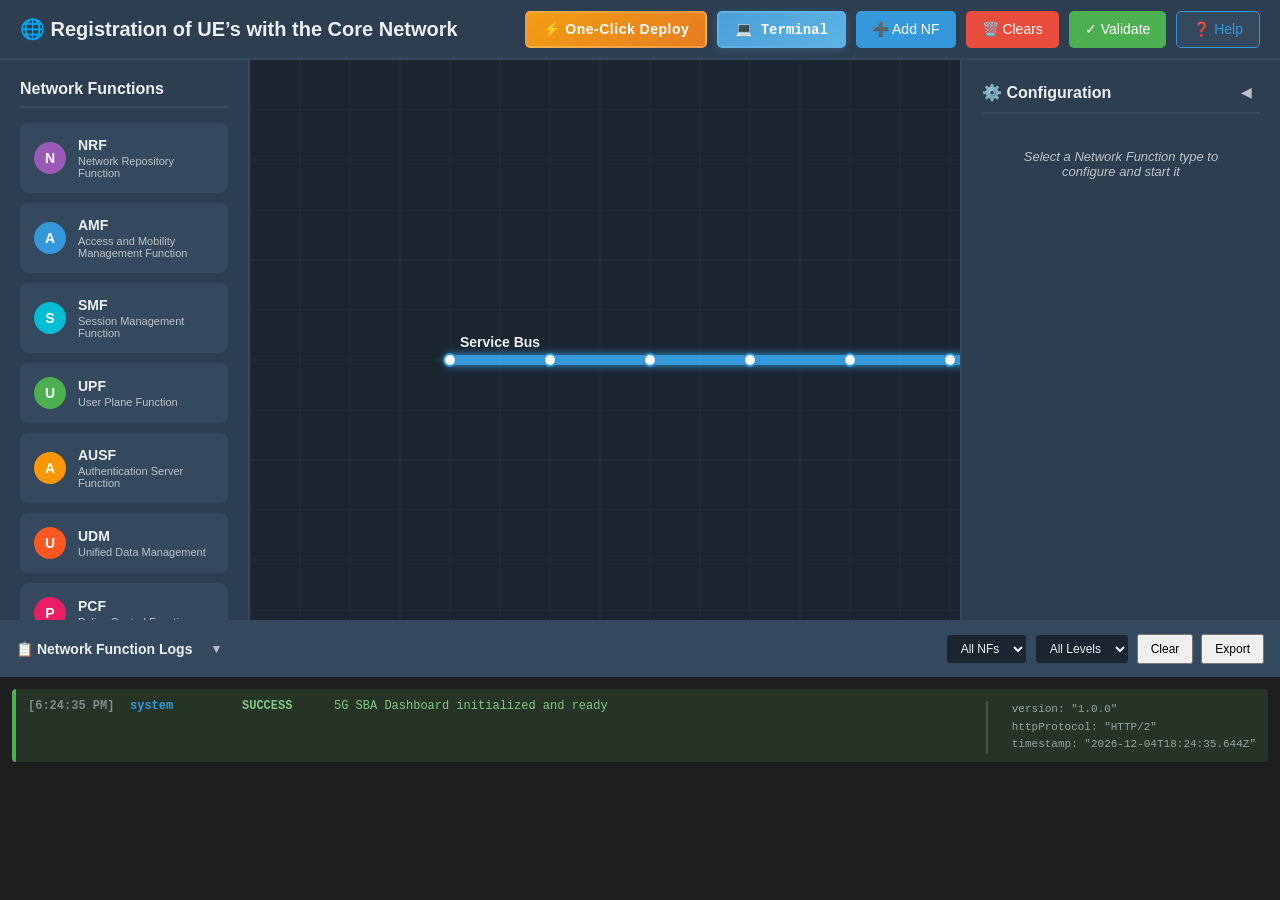
<file: simulation/index.html>
﻿<!DOCTYPE html>
<html lang="en">

<head>
    <meta charset="UTF-8">
    <meta name="viewport" content="width=device-width, initial-scale=1.0">
    <title>5G SBA Network Dashboard</title>
    <link rel="stylesheet" href="css/main.css">
</head>

<body>
    <!-- Main Container -->
    <div class="dashboard-container">

        <!-- Top Toolbar -->
        <div class="toolbar">
            <div class="toolbar-left">
                <h1>🌐 Registration of UE’s with the Core Network</h1>
            </div>
            <div class="toolbar-right">
                <!-- Main action buttons -->
                <button id="btn-one-click-deploy" class="btn btn-deploy">⚡ One-Click Deploy</button>
                <button id="btn-terminal-header" class="btn btn-terminal">💻 Terminal</button>
                <button id="btn-add-nf" class="btn btn-primary">➕ Add NF</button>
                <button id="btn-clear" class="btn btn-danger">🗑️ Clears</button>
                <button id="btn-validate" class="btn btn-info">✓ Validate</button>
                <button id="btn-help" class="btn btn-secondary">❓ Help</button>
            </div>
        </div>


        <!-- Main Content Area -->
        <div class="main-content">

            <!-- Left Sidebar - NF Palette -->
            <div class="sidebar-left">
                <h3>Network Functions</h3>
                <div class="nf-palette">
                    <!-- NF types will be dynamically added here -->
                </div>

                <div class="connection-controls">
                    <h3>Create Connection</h3>
                    <button id="btn-select-source" class="btn btn-block">Select Source</button>
                    <button id="btn-select-destination" class="btn btn-block" disabled>Select Destination</button>
                    <button id="btn-cancel-connection" class="btn btn-block btn-cancel"
                        style="display:none;">Cancel</button>
                </div>
            </div>

            <!-- Center Canvas Area -->
            <div class="canvas-container">
                <canvas id="main-canvas"></canvas>

                <!-- Canvas overlay messages -->
                <div id="canvas-message" class="canvas-message"></div>
            </div>

            <!-- Right Sidebar - Configuration Panel -->
            <div class="sidebar-right">
                <div id="config-panel" class="config-panel">
                    <div class="config-panel-header">
                        <h3>⚙️ Configuration</h3>
                        <button id="btn-toggle-config" class="btn-toggle-config" title="Hide/Show Configuration Panel (Ctrl+K)">
                            <span id="config-toggle-icon">◀</span>
                        </button>
                    </div>
                    <!-- Configuration form will be dynamically inserted here -->
                    <div id="config-form">
                        <p class="hint">Select a Network Function type to configure and start it</p>
                    </div>
                </div>
            </div>

        </div>

        <!-- Bottom Log Panel -->
        <div class="log-panel" id="log-panel">
            <div class="log-panel-header">
                <div class="log-header-left">
                    <h3>📋 Network Function Logs</h3>
                    <button id="btn-toggle-logs" class="btn-toggle-logs" title="Hide/Show Logs (Ctrl+L)">
                        <span id="toggle-icon">▼</span>
                    </button>
                </div>
                <div class="log-controls">
                    <select id="log-filter-nf">
                        <option value="all">All NFs</option>
                    </select>
                    <select id="log-filter-level">
                        <option value="all">All Levels</option>
                        <option value="ERROR">Errors</option>
                        <option value="WARNING">Warnings</option>
                        <option value="INFO">Info</option>
                        <option value="SUCCESS">Success</option>
                    </select>
                    <button id="btn-clear-logs" class="btn-small">Clear</button>
                    <button id="btn-export-logs" class="btn-small">Export</button>
                </div>
            </div>
            <div id="log-content" class="log-content">
                <!-- Logs will be dynamically added here -->
            </div>
        </div>

    </div>

    <!-- Modal for Adding NF -->
    <div id="add-nf-modal" class="modal" style="display:none;">
        <div class="modal-content">
            <h2>Select Network Function Type</h2>
            <div id="nf-grid" class="nf-grid">
                <!-- NF selection buttons will be added here -->
            </div>
            <button id="modal-cancel" class="btn btn-secondary">Cancel</button>
        </div>
    </div>

    <!-- Help Modal -->
    <div id="help-modal" class="modal" style="display:none;">
        <div class="modal-content help-modal-content">
            <h2> Help</h2>
            <div class="help-content">
                <div class="help-section">
                    <ol class="help-steps">
                        <li>Open the SBA Simulator Dashboard and verify the NF List, Configuration Panel, Logs, and Terminal are visible.</li>
                        <li>Click <strong>Terminal</strong> and run <code>docker compose -f docker-compose.yml up -d</code> to deploy all core network NFs.</li>
                        <li>Run <code>docker compose -f docker-compose-gnb.yml up -d</code> to bring the gNB (base station) online.</li>
                        <li>Monitor container health with <code>watch docker compose -f docker-compose.yml ps -a</code> until all show running.</li>
                        <li>From the NF palette, select each NF (NRF first, then UDM, AUSF, SMF, UPF, AMF), configure IP/Port, and click <strong>Start NF</strong>.</li>
                        <li>Wait 4–5 seconds per NF for stabilization, then verify startup logs show "NF ready to accept connections".</li>
                        <li>Select <strong>gNB</strong> from the palette, configure it, and start it — confirm NGAP and GTP-U connections in logs.</li>
                        <li>Select <strong>UE</strong>, enter IMSI/Key/OPc/DNN/SST matching the UDR subscriber profile, and click <strong>Start UE</strong>.</li>
                        <li>Open the UE terminal and run <code>ping -I oaitun_ue1 8.8.8.8 -c4</code> to validate end-to-end connectivity.</li>
                        <li>Run <code>iperf3 -B &lt;UE_ip&gt; -c &lt;ext-dn_ip&gt;</code> to measure throughput, and add <code>-R</code> flag for RTT.</li>
                    </ol>
                </div>
                <div class="help-section" style="margin-top: 16px; padding-top: 12px; border-top: 1px solid #2c3e50;">
                    <p style="margin: 0; color: #95a5a6; font-size: 13px;">
                        For detailed step-by-step instructions, see the full
                        <a href="../procedure.html" target="_blank" style="color: #5eb3e4; text-decoration: underline;">Procedure Document</a>.
                    </p>
                </div>
            </div>
            <button id="help-close" class="btn btn-primary btn-block">Close</button>
        </div>
    </div>

    <!-- Load all JavaScript files in correct order -->
    <script src="js/data-store.js"></script>
    <script src="js/nf-manager.js"></script>
    <script src="js/connection-manager.js"></script>
    <script src="js/bus-manager.js"></script>
    <script src="js/ping-manager.js"></script>
    <script src="js/log-engine.js"></script>
    <script src="js/canvas-renderer.js"></script>
    <script src="js/docker.js"></script>
    <script src="js/ui-controller.js"></script>
    <script src="js/one-click-deploy.js"></script>
    <script src="js/app.js"></script>
<script src="../assets/js/iframeResize.js"></script>
        
        </body>

</html>
</file>
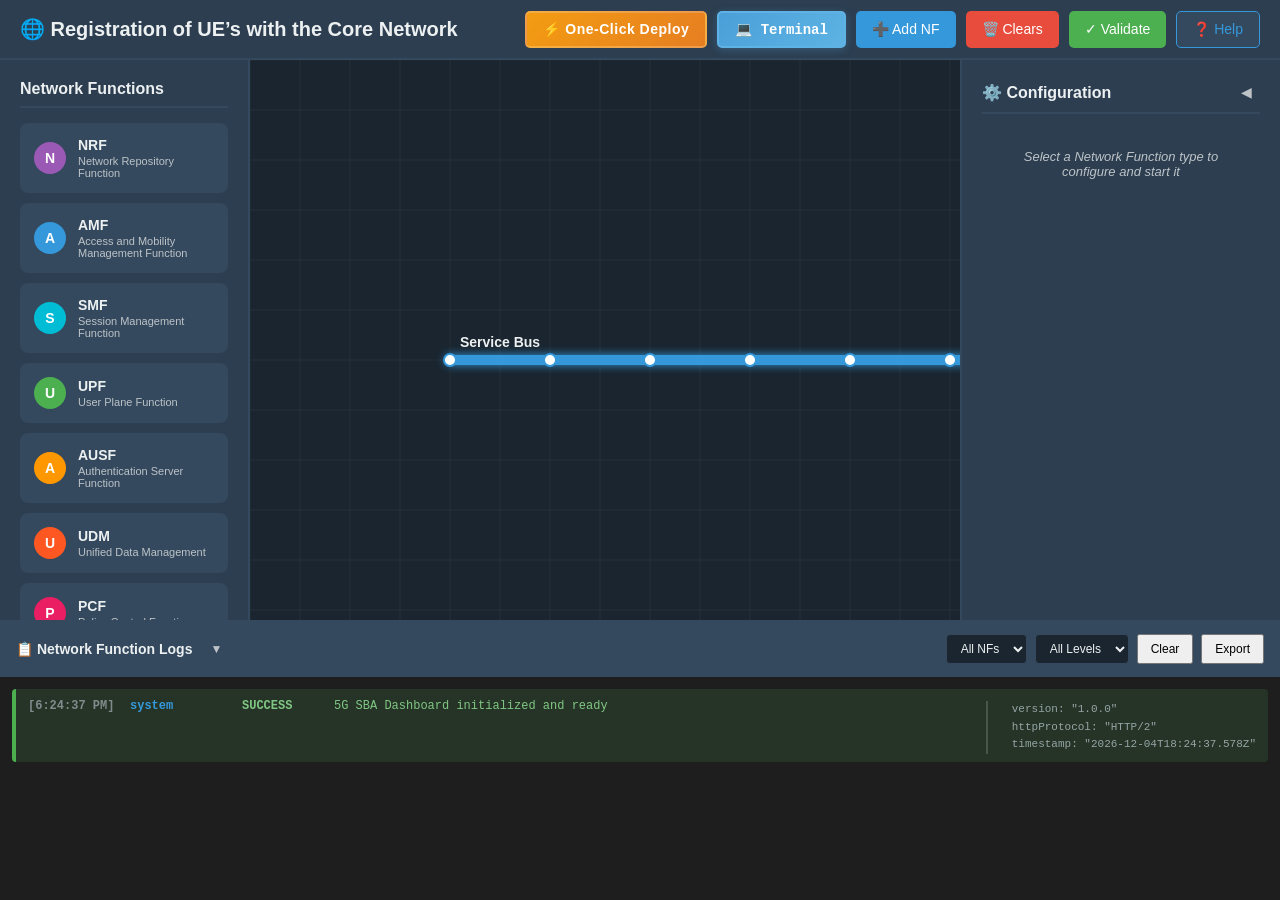
<file: experiment/simulation/index.html>
﻿<!DOCTYPE html>
<html lang="en">

<head>
    <meta charset="UTF-8">
    <meta name="viewport" content="width=device-width, initial-scale=1.0">
    <title>5G SBA Network Dashboard</title>
    <link rel="stylesheet" href="css/main.css">
</head>

<body>
    <!-- Main Container -->
    <div class="dashboard-container">

        <!-- Top Toolbar -->
        <div class="toolbar">
            <div class="toolbar-left">
                <h1>🌐 Registration of UE’s with the Core Network</h1>
            </div>
            <div class="toolbar-right">
                <!-- Main action buttons -->
                <button id="btn-one-click-deploy" class="btn btn-deploy">⚡ One-Click Deploy</button>
                <button id="btn-terminal-header" class="btn btn-terminal">💻 Terminal</button>
                <button id="btn-add-nf" class="btn btn-primary">➕ Add NF</button>
                <button id="btn-clear" class="btn btn-danger">🗑️ Clears</button>
                <button id="btn-validate" class="btn btn-info">✓ Validate</button>
                <button id="btn-help" class="btn btn-secondary">❓ Help</button>
            </div>
        </div>


        <!-- Main Content Area -->
        <div class="main-content">

            <!-- Left Sidebar - NF Palette -->
            <div class="sidebar-left">
                <h3>Network Functions</h3>
                <div class="nf-palette">
                    <!-- NF types will be dynamically added here -->
                </div>

                <div class="connection-controls">
                    <h3>Create Connection</h3>
                    <button id="btn-select-source" class="btn btn-block">Select Source</button>
                    <button id="btn-select-destination" class="btn btn-block" disabled>Select Destination</button>
                    <button id="btn-cancel-connection" class="btn btn-block btn-cancel"
                        style="display:none;">Cancel</button>
                </div>
            </div>

            <!-- Center Canvas Area -->
            <div class="canvas-container">
                <canvas id="main-canvas"></canvas>

                <!-- Canvas overlay messages -->
                <div id="canvas-message" class="canvas-message"></div>
            </div>

            <!-- Right Sidebar - Configuration Panel -->
            <div class="sidebar-right">
                <div id="config-panel" class="config-panel">
                    <div class="config-panel-header">
                        <h3>⚙️ Configuration</h3>
                        <button id="btn-toggle-config" class="btn-toggle-config" title="Hide/Show Configuration Panel (Ctrl+K)">
                            <span id="config-toggle-icon">◀</span>
                        </button>
                    </div>
                    <!-- Configuration form will be dynamically inserted here -->
                    <div id="config-form">
                        <p class="hint">Select a Network Function type to configure and start it</p>
                    </div>
                </div>
            </div>

        </div>

        <!-- Bottom Log Panel -->
        <div class="log-panel" id="log-panel">
            <div class="log-panel-header">
                <div class="log-header-left">
                    <h3>📋 Network Function Logs</h3>
                    <button id="btn-toggle-logs" class="btn-toggle-logs" title="Hide/Show Logs (Ctrl+L)">
                        <span id="toggle-icon">▼</span>
                    </button>
                </div>
                <div class="log-controls">
                    <select id="log-filter-nf">
                        <option value="all">All NFs</option>
                    </select>
                    <select id="log-filter-level">
                        <option value="all">All Levels</option>
                        <option value="ERROR">Errors</option>
                        <option value="WARNING">Warnings</option>
                        <option value="INFO">Info</option>
                        <option value="SUCCESS">Success</option>
                    </select>
                    <button id="btn-clear-logs" class="btn-small">Clear</button>
                    <button id="btn-export-logs" class="btn-small">Export</button>
                </div>
            </div>
            <div id="log-content" class="log-content">
                <!-- Logs will be dynamically added here -->
            </div>
        </div>

    </div>

    <!-- Modal for Adding NF -->
    <div id="add-nf-modal" class="modal" style="display:none;">
        <div class="modal-content">
            <h2>Select Network Function Type</h2>
            <div id="nf-grid" class="nf-grid">
                <!-- NF selection buttons will be added here -->
            </div>
            <button id="modal-cancel" class="btn btn-secondary">Cancel</button>
        </div>
    </div>

    <!-- Help Modal -->
    <div id="help-modal" class="modal" style="display:none;">
        <div class="modal-content help-modal-content">
            <h2> Help</h2>
            <div class="help-content">
                <div class="help-section">
                    <ol class="help-steps">
                        <li>Open the SBA Simulator Dashboard and verify the NF List, Configuration Panel, Logs, and Terminal are visible.</li>
                        <li>Click <strong>Terminal</strong> and run <code>docker compose -f docker-compose.yml up -d</code> to deploy all core network NFs.</li>
                        <li>Run <code>docker compose -f docker-compose-gnb.yml up -d</code> to bring the gNB (base station) online.</li>
                        <li>Monitor container health with <code>watch docker compose -f docker-compose.yml ps -a</code> until all show running.</li>
                        <li>From the NF palette, select each NF (NRF first, then UDM, AUSF, SMF, UPF, AMF), configure IP/Port, and click <strong>Start NF</strong>.</li>
                        <li>Wait 4–5 seconds per NF for stabilization, then verify startup logs show "NF ready to accept connections".</li>
                        <li>Select <strong>gNB</strong> from the palette, configure it, and start it — confirm NGAP and GTP-U connections in logs.</li>
                        <li>Select <strong>UE</strong>, enter IMSI/Key/OPc/DNN/SST matching the UDR subscriber profile, and click <strong>Start UE</strong>.</li>
                        <li>Open the UE terminal and run <code>ping -I oaitun_ue1 8.8.8.8 -c4</code> to validate end-to-end connectivity.</li>
                        <li>Run <code>iperf3 -B &lt;UE_ip&gt; -c &lt;ext-dn_ip&gt;</code> to measure throughput, and add <code>-R</code> flag for RTT.</li>
                    </ol>
                </div>
                <div class="help-section" style="margin-top: 16px; padding-top: 12px; border-top: 1px solid #2c3e50;">
                    <p style="margin: 0; color: #95a5a6; font-size: 13px;">
                        For detailed step-by-step instructions, see the full
                        <a href="../procedure.html" target="_blank" style="color: #5eb3e4; text-decoration: underline;">Procedure Document</a>.
                    </p>
                </div>
            </div>
            <button id="help-close" class="btn btn-primary btn-block">Close</button>
        </div>
    </div>

    <!-- Load all JavaScript files in correct order -->
    <script src="js/data-store.js"></script>
    <script src="js/nf-manager.js"></script>
    <script src="js/connection-manager.js"></script>
    <script src="js/bus-manager.js"></script>
    <script src="js/ping-manager.js"></script>
    <script src="js/log-engine.js"></script>
    <script src="js/canvas-renderer.js"></script>
    <script src="js/docker.js"></script>
    <script src="js/ui-controller.js"></script>
    <script src="js/one-click-deploy.js"></script>
    <script src="js/app.js"></script>
</body>

</html>
</file>
<file: simulation/css/main.css>
/* ============================================
   5G SBA Dashboard Styles
   ============================================ */

/* CSS Variables for theming */
:root {
    --bg-primary: #1a252f;
    --bg-secondary: #2c3e50;
    --bg-tertiary: #34495e;
    --text-primary: #ecf0f1;
    --text-secondary: #bdc3c7;
    --border-color: #34495e;
    --accent-blue: #3498db;
    --accent-green: #4caf50;
    --accent-red: #e74c3c;
    --accent-orange: #ff9800;
    --accent-purple: #9b59b6;
}

/* Global Reset */
* {
    margin: 0;
    padding: 0;
    box-sizing: border-box;
}

body {
    font-family: 'Segoe UI', Tahoma, Geneva, Verdana, sans-serif;
    background: var(--bg-primary);
    color: var(--text-primary);
    overflow: hidden;
}

/* ============================================
   Dashboard Container
   ============================================ */
.dashboard-container {
    display: flex;
    flex-direction: column;
    height: 100vh;
    width: 100vw;
}

/* ============================================
   Toolbar (Top Bar)
   ============================================ */
.toolbar {
    background: var(--bg-secondary);
    border-bottom: 2px solid var(--border-color);
    padding: 12px 20px;
    display: flex;
    justify-content: space-between;
    align-items: center;
    height: 60px;
}

.toolbar-left h1 {
    font-size: 20px;
    font-weight: 600;
    color: var(--text-primary);
}

.toolbar-right {
    display: flex;
    gap: 10px;
}

/* ============================================
   Buttons
   ============================================ */
.btn {
    padding: 8px 16px;
    border: none;
    border-radius: 5px;
    font-size: 14px;
    font-weight: 500;
    cursor: pointer;
    transition: all 0.3s ease;
    outline: none;
}

.btn:hover {
    transform: translateY(-2px);
    box-shadow: 0 4px 8px rgba(0, 0, 0, 0.3);
}

.btn:active {
    transform: translateY(0);
}

.btn-primary {
    background: var(--accent-blue);
    color: white;
}

.btn-secondary {
    background: var(--bg-tertiary);
    color: var(--text-primary);
}

.btn-danger {
    background: var(--accent-red);
    color: white;
}

.btn-info {
    background: var(--accent-green);
    color: white;
}

.btn-block {
    width: 100%;
    margin-bottom: 8px;
}

.btn-small {
    padding: 6px 12px;
    font-size: 12px;
}

.btn-cancel {
    background: var(--accent-orange);
    color: white;
}

button:disabled {
    opacity: 0.5;
    cursor: not-allowed;
}

/* ============================================
   Main Content Area
   ============================================ */
.main-content {
    display: flex;
    flex: 1;
    overflow: hidden;
}

/* ============================================
   Left Sidebar (NF Palette)
   ============================================ */
.sidebar-left {
    width: 250px;
    background: var(--bg-secondary);
    border-right: 2px solid var(--border-color);
    padding: 20px;
    overflow-y: auto;
}

.sidebar-left h3 {
    font-size: 16px;
    margin-bottom: 15px;
    color: var(--text-primary);
    border-bottom: 2px solid var(--border-color);
    padding-bottom: 8px;
}

.nf-palette {
    display: flex;
    flex-direction: column;
    gap: 10px;
    margin-bottom: 30px;
}

.nf-palette-item {
    padding: 12px;
    background: var(--bg-tertiary);
    border-radius: 8px;
    border: 2px solid transparent;
    cursor: pointer;
    transition: all 0.3s ease;
    display: flex;
    align-items: center;
    gap: 12px;
}

.nf-palette-item:hover {
    border-color: var(--accent-blue);
    transform: translateX(5px);
}

.nf-icon-small {
    width: 32px;
    height: 32px;
    border-radius: 50%;
    display: flex;
    align-items: center;
    justify-content: center;
    font-weight: bold;
    font-size: 14px;
    color: white;
}

.nf-palette-item .nf-label {
    flex: 1;
}

.nf-palette-item .nf-name {
    font-weight: 600;
    font-size: 14px;
}

.nf-palette-item .nf-desc {
    font-size: 11px;
    color: var(--text-secondary);
    margin-top: 2px;
}

/* Connection Controls */
.connection-controls {
    margin-top: 20px;
}

/* ============================================
   Canvas Container (Center)
   ============================================ */
.canvas-container {
    flex: 1;
    background: var(--bg-primary);
    position: relative;
    overflow: hidden;
    display: flex;
    flex-direction: column;
}

#main-canvas {
    width: 100%;
    height: 100%;
    display: block;
    cursor: default;
    flex: 1;
}

.canvas-message {
    position: absolute;
    top: 20px;
    left: 50%;
    transform: translateX(-50%);
    background: rgba(52, 152, 219, 0.9);
    color: white;
    padding: 12px 24px;
    border-radius: 8px;
    font-size: 14px;
    font-weight: 500;
    display: none;
    z-index: 10;
    animation: fadeIn 0.3s ease;
}

.canvas-message.show {
    display: block;
}

@keyframes fadeIn {
    from { opacity: 0; transform: translateX(-50%) translateY(-10px); }
    to { opacity: 1; transform: translateX(-50%) translateY(0); }
}

/* ============================================
   Right Sidebar (Configuration Panel)
   ============================================ */
.sidebar-right {
    width: 320px;
    background: var(--bg-secondary);
    border-left: 2px solid var(--border-color);
    padding: 20px;
    overflow-y: auto;
}

/* Config panel h3 styles moved to .config-panel-header h3 */

.hint {
    color: var(--text-secondary);
    font-size: 13px;
    font-style: italic;
    text-align: center;
    padding: 20px;
}

#config-form {
    display: flex;
    flex-direction: column;
    gap: 15px;
}

.form-group {
    display: flex;
    flex-direction: column;
    gap: 6px;
}

.form-group label {
    font-size: 13px;
    font-weight: 500;
    color: var(--text-secondary);
}

.form-group input,
.form-group select {
    padding: 10px;
    background: var(--bg-tertiary);
    border: 1px solid var(--border-color);
    border-radius: 5px;
    color: var(--text-primary);
    font-size: 14px;
}

.form-group input:focus,
.form-group select:focus {
    outline: none;
    border-color: var(--accent-blue);
}

/* Configuration Panel Header and Toggle */
.config-panel-header {
    display: flex;
    justify-content: space-between;
    align-items: center;
    margin-bottom: 15px;
    padding-bottom: 8px;
    border-bottom: 2px solid var(--border-color);
}

.config-panel-header h3 {
    font-size: 16px;
    margin: 0;
    color: var(--text-primary);
}

.btn-toggle-config {
    background: none;
    border: none;
    color: var(--text-secondary);
    cursor: pointer;
    padding: 4px 8px;
    border-radius: 4px;
    font-size: 14px;
    transition: all 0.2s ease;
    min-width: 24px;
    text-align: center;
}

.btn-toggle-config:hover {
    background: var(--bg-primary);
    color: var(--text-primary);
}

/* Configuration Panel Collapsed State */
.sidebar-right.collapsed {
    width: 40px;
    padding: 20px 8px;
    transition: width 0.3s ease, padding 0.3s ease;
}

.sidebar-right.collapsed .config-panel-header h3 {
    display: none;
}

.sidebar-right.collapsed #config-form {
    display: none;
}

.sidebar-right.collapsed .btn-toggle-config {
    transform: rotate(180deg);
}

/* ============================================
   Log Panel (Bottom)
   ============================================ */
.log-panel {
    height: 280px;
    background: var(--bg-secondary);
    border-top: 2px solid var(--border-color);
    display: flex;
    flex-direction: column;
    transition: height 0.3s ease;
}

.log-panel.collapsed {
    height: 45px;
}

.log-panel-header {
    padding: 12px 16px;
    background: var(--bg-tertiary);
    border-bottom: 1px solid var(--border-color);
    display: flex;
    justify-content: space-between;
    align-items: center;
    min-height: 45px;
}

.log-header-left {
    display: flex;
    align-items: center;
    gap: 10px;
}

.log-panel-header h3 {
    font-size: 14px;
    font-weight: 600;
    margin: 0;
}

.btn-toggle-logs {
    background: none;
    border: none;
    color: var(--text-secondary);
    cursor: pointer;
    padding: 4px 8px;
    border-radius: 4px;
    font-size: 12px;
    transition: all 0.2s ease;
}

.btn-toggle-logs:hover {
    background: var(--bg-primary);
    color: var(--text-primary);
}

.log-content {
    flex: 1;
    overflow-y: auto;
    transition: opacity 0.3s ease;
}

.log-panel.collapsed .log-content {
    opacity: 0;
    pointer-events: none;
}

.log-panel.collapsed .log-controls {
    opacity: 0.5;
    pointer-events: none;
}

.log-controls {
    display: flex;
    gap: 8px;
    align-items: center;
}

.log-controls select {
    padding: 6px 10px;
    background: var(--bg-primary);
    border: 1px solid var(--border-color);
    border-radius: 4px;
    color: var(--text-primary);
    font-size: 12px;
}

.log-content {
    flex: 1;
    padding: 12px;
    overflow-y: auto;
    font-family: 'Courier New', 'Consolas', monospace;
    font-size: 12px;
    line-height: 1.6;
    background: #1e1e1e;
}

/* Log Entry Styles */
.log-entry {
    padding: 8px 12px;
    margin-bottom: 6px;
    border-left: 4px solid;
    border-radius: 4px;
    display: flex;
    gap: 12px;
    animation: slideIn 0.3s ease;
    font-family: 'Courier New', monospace;
}

@keyframes slideIn {
    from {
        opacity: 0;
        transform: translateX(-20px);
    }
    to {
        opacity: 1;
        transform: translateX(0);
    }
}

.log-entry.ERROR {
    background: rgba(231, 76, 60, 0.15);
    border-left-color: #e74c3c;
    color: #ff6b6b;
}

.log-entry.WARNING {
    background: rgba(255, 152, 0, 0.15);
    border-left-color: #ff9800;
    color: #ffa726;
}

.log-entry.INFO {
    background: rgba(52, 152, 219, 0.15);
    border-left-color: #3498db;
    color: #74b9ff;
}

.log-entry.SUCCESS {
    background: rgba(76, 175, 80, 0.15);
    border-left-color: #4caf50;
    color: #81c784;
}

.log-entry.DEBUG {
    background: rgba(149, 165, 166, 0.1);
    border-left-color: #95a5a6;
    color: #bdc3c7;
}

.log-timestamp {
    color: #7f8c8d;
    min-width: 90px;
    font-weight: 600;
}

.log-nf-name {
    color: #3498db;
    font-weight: bold;
    min-width: 100px;
}

.log-level {
    font-weight: bold;
    min-width: 80px;
}

.log-message {
    flex: 1;
    color: inherit;
}

.log-details {
    font-size: 11px;
    color: #95a5a6;
    margin-top: 4px;
    padding-left: 24px;
    border-left: 2px solid rgba(149, 165, 166, 0.3);
}

/* Scrollbar Styling */
.log-content::-webkit-scrollbar,
.sidebar-left::-webkit-scrollbar,
.sidebar-right::-webkit-scrollbar {
    width: 8px;
}

.log-content::-webkit-scrollbar-track,
.sidebar-left::-webkit-scrollbar-track,
.sidebar-right::-webkit-scrollbar-track {
    background: var(--bg-primary);
}

.log-content::-webkit-scrollbar-thumb,
.sidebar-left::-webkit-scrollbar-thumb,
.sidebar-right::-webkit-scrollbar-thumb {
    background: var(--bg-tertiary);
    border-radius: 4px;
}

.log-content::-webkit-scrollbar-thumb:hover,
.sidebar-left::-webkit-scrollbar-thumb:hover,
.sidebar-right::-webkit-scrollbar-thumb:hover {
    background: #4a5f7f;
}

/* ============================================
   Modal Styles
   ============================================ */
.modal {
    position: fixed;
    top: 0;
    left: 0;
    width: 100vw;
    height: 100vh;
    background: rgba(0, 0, 0, 0.7);
    display: flex;
    justify-content: center;
    align-items: center;
    z-index: 1000;
}

.modal-content {
    background: var(--bg-secondary);
    padding: 30px;
    border-radius: 12px;
    max-width: 600px;
    width: 90%;
    box-shadow: 0 8px 24px rgba(0, 0, 0, 0.5);
}

.modal-content h2 {
    font-size: 20px;
    margin-bottom: 20px;
    text-align: center;
}

.nf-grid {
    display: grid;
    grid-template-columns: repeat(3, 1fr);
    gap: 15px;
    margin-bottom: 20px;
}

.nf-select-btn {
    padding: 20px;
    background: var(--bg-tertiary);
    border: 2px solid transparent;
    border-radius: 10px;
    cursor: pointer;
    transition: all 0.3s ease;
    display: flex;
    flex-direction: column;
    align-items: center;
    gap: 10px;
    color: var(--text-primary);
}

.nf-select-btn:hover {
    border-color: var(--accent-blue);
    transform: translateY(-5px);
    box-shadow: 0 5px 15px rgba(52, 152, 219, 0.3);
}

.nf-select-btn .nf-icon {
    width: 60px;
    height: 60px;
    border-radius: 50%;
    display: flex;
    align-items: center;
    justify-content: center;
    font-size: 24px;
    font-weight: bold;
    color: white;
}

.nf-select-btn .nf-label {
    font-size: 14px;
    font-weight: 600;
}

/* ============================================
   Responsive Design
   ============================================ */
@media (max-width: 1200px) {
    .sidebar-left {
        width: 200px;
    }
    
    .sidebar-right {
        width: 280px;
    }
}

@media (max-width: 768px) {
    .main-content {
        flex-direction: column;
    }
    
    .sidebar-left,
    .sidebar-right {
        width: 100%;
        height: 200px;
    }
    
    .log-panel {
        height: 150px;
    }
}
/* =======
=====================================
   HTTP Protocol Dropdown Special Styling
   ============================================ */
#config-http-protocol {
    background: var(--bg-tertiary);
    border: 2px solid #3498db;
    color: var(--text-primary);
    font-weight: 600;
    padding: 12px;
    font-size: 14px;
    border-radius: 5px;
    cursor: pointer;
    transition: all 0.3s ease;
}

#config-http-protocol:hover {
    border-color: #2980b9;
    background: #2c3e50;
}

#config-http-protocol:focus {
    outline: none;
    border-color: #3498db;
    box-shadow: 0 0 0 3px rgba(52, 152, 219, 0.2);
}

/* Highlight protocol field */
.form-group:has(#config-http-protocol) {
    background: rgba(52, 152, 219, 0.05);
    padding: 12px;
    border-radius: 8px;
    border: 1px solid rgba(52, 152, 219, 0.2);
}

.form-group:has(#config-http-protocol) label {
    color: #3498db;
    font-weight: 600;
}/* ====
========================================
   Help Modal Styling
   ============================================ */
.help-modal-content {
    max-width: 900px;
    max-height: 80vh;
    overflow-y: auto;
}

.help-content {
    margin: 20px 0;
}

.help-section {
    margin-bottom: 25px;
    padding: 15px;
    background: var(--bg-tertiary);
    border-radius: 8px;
    border-left: 4px solid var(--accent-blue);
}

.help-section h3 {
    margin-bottom: 15px;
    color: var(--accent-blue);
    font-size: 16px;
}

.architecture-diagram {
    text-align: center;
    margin: 15px 0;
    padding: 15px;
    background: #1a252f;
    border-radius: 8px;
}

.help-steps {
    list-style: none;
    counter-reset: step-counter;
    padding-left: 0;
}

.help-steps li {
    counter-increment: step-counter;
    margin-bottom: 12px;
    padding-left: 40px;
    position: relative;
    line-height: 1.5;
}

.help-steps li::before {
    content: counter(step-counter);
    position: absolute;
    left: 0;
    top: 0;
    background: var(--accent-blue);
    color: white;
    width: 25px;
    height: 25px;
    border-radius: 50%;
    display: flex;
    align-items: center;
    justify-content: center;
    font-weight: bold;
    font-size: 12px;
}

.help-list {
    list-style: none;
    padding-left: 0;
}

.help-list li {
    margin-bottom: 10px;
    padding: 8px 12px;
    background: var(--bg-primary);
    border-radius: 5px;
    border-left: 3px solid var(--accent-green);
}

.connection-type {
    font-weight: bold;
    padding: 2px 6px;
    border-radius: 3px;
    margin-right: 8px;
}

.connection-type.nf-bus {
    background: rgba(46, 204, 113, 0.2);
    color: #2ecc71;
}

.connection-type.bus-nf {
    background: rgba(52, 152, 219, 0.2);
    color: #3498db;
}

.connection-type.bus-bus {
    background: rgba(255, 152, 0, 0.2);
    color: #ff9800;
}

.connection-type.nf-nf {
    background: rgba(155, 89, 182, 0.2);
    color: #9b59b6;
}

/* Help button styling */
#btn-help {
    background: var(--bg-tertiary);
    border: 1px solid var(--accent-blue);
    color: var(--accent-blue);
}

#btn-help:hover {
    background: var(--accent-blue);
    color: white;
}
/* ==
==========================================
   New Configuration Panel Styles
   ============================================ */

.config-hint {
    background: rgba(52, 152, 219, 0.1);
    border: 1px solid rgba(52, 152, 219, 0.3);
    border-radius: 6px;
    padding: 12px;
    margin-bottom: 15px;
    font-size: 13px;
    color: var(--accent-blue);
    text-align: center;
}

.btn-success {
    background: var(--accent-green);
    color: white;
    font-weight: 600;
}

.btn-success:hover {
    background: #45a049;
    transform: translateY(-2px);
    box-shadow: 0 4px 12px rgba(76, 175, 80, 0.3);
}

.form-group input[required] {
    border-left: 3px solid var(--accent-blue);
}

.form-group input[required]:invalid {
    border-left-color: var(--accent-red);
}

.form-group input[required]:valid {
    border-left-color: var(--accent-green);
}

/* Enhanced form styling for new NF configuration */
#config-form h4 {
    color: var(--text-primary);
    font-size: 18px;
    margin-bottom: 10px;
    text-align: center;
    border-bottom: 2px solid var(--accent-blue);
    padding-bottom: 8px;
}

/* Button animations */
.btn-success {
    position: relative;
    overflow: hidden;
}

.btn-success::before {
    content: '';
    position: absolute;
    top: 0;
    left: -100%;
    width: 100%;
    height: 100%;
    background: linear-gradient(90deg, transparent, rgba(255,255,255,0.2), transparent);
    transition: left 0.5s;
}

.btn-success:hover::before {
    left: 100%;
}
/* =
===========================================
   Ping Troubleshooting Section Styles
   ============================================ */
.troubleshoot-section {
    margin-top: 25px;
    padding: 20px;
    background: rgba(52, 152, 219, 0.05);
    border: 2px solid rgba(52, 152, 219, 0.2);
    border-radius: 10px;
    position: relative;
}

.troubleshoot-section::before {
    content: '';
    position: absolute;
    top: -2px;
    left: -2px;
    right: -2px;
    bottom: -2px;
    background: linear-gradient(45deg, #3498db, #2ecc71, #f39c12, #e74c3c);
    border-radius: 10px;
    z-index: -1;
    opacity: 0.3;
    animation: troubleshootGlow 3s ease-in-out infinite alternate;
}

@keyframes troubleshootGlow {
    0% { opacity: 0.2; }
    100% { opacity: 0.4; }
}

.troubleshoot-section h4 {
    color: var(--accent-blue);
    font-size: 16px;
    margin-bottom: 10px;
    text-align: center;
    font-weight: 600;
    text-shadow: 0 0 10px rgba(52, 152, 219, 0.3);
}

.troubleshoot-section .config-hint {
    background: rgba(52, 152, 219, 0.15);
    border: 1px solid rgba(52, 152, 219, 0.4);
    color: #74b9ff;
    font-size: 12px;
    margin-bottom: 15px;
}

.troubleshoot-section .form-group {
    margin-bottom: 15px;
}

.troubleshoot-section .form-group input {
    background: var(--bg-primary);
    border: 2px solid rgba(52, 152, 219, 0.3);
    color: var(--text-primary);
    transition: all 0.3s ease;
}

.troubleshoot-section .form-group input:focus {
    border-color: var(--accent-blue);
    box-shadow: 0 0 0 3px rgba(52, 152, 219, 0.2);
    background: rgba(52, 152, 219, 0.05);
}

.troubleshoot-section .form-group input::placeholder {
    color: var(--text-secondary);
    opacity: 0.7;
}

/* Ping Button Styles */
.troubleshoot-section .btn {
    margin-bottom: 8px;
    font-weight: 600;
    position: relative;
    overflow: hidden;
    transition: all 0.3s ease;
}

.troubleshoot-section .btn:disabled {
    opacity: 0.6;
    cursor: not-allowed;
    transform: none;
}

.troubleshoot-section .btn:disabled:hover {
    transform: none;
    box-shadow: none;
}

/* Ping Target Button */
#btn-ping-target {
    background: linear-gradient(135deg, #3498db, #2980b9);
    color: white;
    border: none;
}

#btn-ping-target:hover:not(:disabled) {
    background: linear-gradient(135deg, #2980b9, #1f4e79);
    box-shadow: 0 4px 15px rgba(52, 152, 219, 0.4);
}

/* Network Ping Button */
#btn-ping-network {
    background: linear-gradient(135deg, #2ecc71, #27ae60);
    color: white;
    border: none;
}

#btn-ping-network:hover:not(:disabled) {
    background: linear-gradient(135deg, #27ae60, #1e8449);
    box-shadow: 0 4px 15px rgba(46, 204, 113, 0.4);
}

/* Ping History Button */
#btn-ping-history {
    background: linear-gradient(135deg, #f39c12, #e67e22);
    color: white;
    border: none;
}

#btn-ping-history:hover:not(:disabled) {
    background: linear-gradient(135deg, #e67e22, #d35400);
    box-shadow: 0 4px 15px rgba(243, 156, 18, 0.4);
}

/* Button Loading Animation */
.troubleshoot-section .btn:disabled::after {
    content: '';
    position: absolute;
    top: 50%;
    left: 50%;
    width: 16px;
    height: 16px;
    margin: -8px 0 0 -8px;
    border: 2px solid transparent;
    border-top: 2px solid rgba(255, 255, 255, 0.8);
    border-radius: 50%;
    animation: buttonSpin 1s linear infinite;
}

@keyframes buttonSpin {
    0% { transform: rotate(0deg); }
    100% { transform: rotate(360deg); }
}

/* Ping Input Field Enhancement */
#ping-target-ip {
    font-family: 'Courier New', monospace;
    font-size: 14px;
    letter-spacing: 0.5px;
}

#ping-target-ip:valid {
    border-color: var(--accent-green);
    background: rgba(46, 204, 113, 0.05);
}

#ping-target-ip:invalid:not(:placeholder-shown) {
    border-color: var(--accent-red);
    background: rgba(231, 76, 60, 0.05);
}

/* Responsive adjustments for troubleshooting section */
@media (max-width: 768px) {
    .troubleshoot-section {
        margin-top: 15px;
        padding: 15px;
    }
    
    .troubleshoot-section .btn {
        font-size: 13px;
        padding: 10px 12px;
    }
}/* 
============================================
   Command Input Terminal Styles
   ============================================ */
.log-command-input {
    background: #1e1e1e;
    border-top: 2px solid var(--accent-blue);
    padding: 0;
    font-family: 'Courier New', monospace;
    animation: slideUp 0.3s ease;
}

@keyframes slideUp {
    from {
        opacity: 0;
        transform: translateY(20px);
    }
    to {
        opacity: 1;
        transform: translateY(0);
    }
}

.command-input-header {
    background: var(--bg-tertiary);
    padding: 8px 12px;
    display: flex;
    justify-content: space-between;
    align-items: center;
    border-bottom: 1px solid var(--border-color);
}

.command-input-header span {
    color: var(--accent-blue);
    font-weight: bold;
    font-size: 12px;
}

.btn-close-terminal {
    background: none;
    border: none;
    color: var(--text-secondary);
    cursor: pointer;
    font-size: 16px;
    padding: 2px 6px;
    border-radius: 3px;
    transition: all 0.2s ease;
}

.btn-close-terminal:hover {
    background: var(--accent-red);
    color: white;
}

.command-input-line {
    display: flex;
    align-items: center;
    padding: 10px 12px;
    background: #1e1e1e;
}

.command-prompt {
    color: var(--accent-green);
    font-weight: bold;
    margin-right: 8px;
    font-size: 14px;
}

#command-input {
    flex: 1;
    background: transparent;
    border: none;
    color: var(--text-primary);
    font-family: 'Courier New', monospace;
    font-size: 14px;
    padding: 6px 8px;
    outline: none;
}

#command-input::placeholder {
    color: var(--text-secondary);
    opacity: 0.6;
}

#command-input:focus {
    background: rgba(52, 152, 219, 0.05);
    border-radius: 3px;
}

.btn-execute {
    background: var(--accent-blue);
    border: none;
    color: white;
    padding: 6px 10px;
    border-radius: 4px;
    cursor: pointer;
    font-size: 12px;
    margin-left: 8px;
    transition: all 0.2s ease;
}

.btn-execute:hover {
    background: #2980b9;
    transform: scale(1.05);
}

.btn-execute:active {
    transform: scale(0.95);
}

/* Terminal command suggestions */
.command-suggestions {
    position: absolute;
    bottom: 100%;
    left: 0;
    right: 0;
    background: var(--bg-secondary);
    border: 1px solid var(--border-color);
    border-bottom: none;
    max-height: 120px;
    overflow-y: auto;
    z-index: 10;
}

.command-suggestion {
    padding: 8px 12px;
    cursor: pointer;
    font-family: 'Courier New', monospace;
    font-size: 12px;
    border-bottom: 1px solid var(--border-color);
    transition: background 0.2s ease;
}

.command-suggestion:hover {
    background: var(--accent-blue);
    color: white;
}

.command-suggestion:last-child {
    border-bottom: none;
}

/* Autocomplete dropdown — removed */

/* Enhanced log panel when terminal is active */
.log-panel.terminal-active {
    border-top-color: var(--accent-blue);
    box-shadow: 0 -2px 10px rgba(52, 152, 219, 0.2);
}

.log-panel.terminal-active .log-panel-header {
    background: linear-gradient(135deg, var(--bg-tertiary), rgba(52, 152, 219, 0.1));
}/* ==
==========================================
   Windows Terminal Styles
   ============================================ */
.windows-terminal-modal {
    position: fixed;
    top: 0;
    left: 0;
    width: 100vw;
    height: 100vh;
    background: rgba(0, 0, 0, 0.0);
    z-index: 2000;
    opacity: 0;
    transition: opacity 0.3s ease;
    pointer-events: none;
}

.windows-terminal-modal.show {
    opacity: 1;
    /* Keep pointer-events: none on the modal overlay so clicks pass through */
    pointer-events: none;
}

.windows-terminal-window {
    width: 800px;
    height: 600px;
    background: #000000;
    border: 1px solid #333333;
    border-radius: 8px 8px 0 0;
    box-shadow: 0 24px 60px rgba(0, 0, 0, 0.75);
    display: flex;
    flex-direction: column;
    font-family: 'Consolas', 'Courier New', monospace;
    transform: scale(0.9);
    transition: transform 0.3s ease;
    pointer-events: auto;
    overflow: hidden;
}

.windows-terminal-modal.show .windows-terminal-window {
    transform: scale(1);
}

.windows-terminal-titlebar {
    background: #000000;
    height: 30px;
    display: flex;
    justify-content: space-between;
    align-items: center;
    padding: 0 10px;
    border-radius: 6px 6px 0 0;
    border-bottom: 1px solid #333333;
    cursor: move;
}

.terminal-title {
    color: #ffffff;
    font-size: 12px;
    font-weight: normal;
    display: flex;
    align-items: center;
    gap: 8px;
}

.terminal-icon {
    font-size: 10px;
}

.terminal-controls {
    display: flex;
    gap: 2px;
}

.terminal-btn {
    width: 18px;
    height: 18px;
    border: none;
    font-size: 12px;
    font-weight: bold;
    cursor: pointer;
    display: flex;
    align-items: center;
    justify-content: center;
    transition: background 0.2s ease;
}

.terminal-btn.minimize,
.terminal-btn.maximize {
    display: none;
}

.terminal-btn.close {
    background: #e74c3c;
    color: #ffffff;
}

.terminal-btn.close:hover {
    background: #c0392b;
}

.windows-terminal-content {
    flex: 1;
    background: #000000;
    color: #ffffff;
    padding: 10px;
    font-size: 14px;
    line-height: 1.45;
    display: flex;
    flex-direction: column;
    overflow: hidden;
    min-height: 0;
}

.terminal-header {
    color: #ffffff;
    margin-bottom: 10px;
    font-size: 13px;
}

.terminal-output {
    flex: 1;
    overflow-y: auto;
    margin-bottom: 0;
    min-height: 0;
}

.terminal-line {
    margin: 2px 0;
    white-space: pre-wrap;
    word-wrap: break-word;
}

.terminal-command {
    color: #ffffff;
    font-weight: 600;
}

.terminal-info {
    color: #ffffff;
}

.terminal-success {
    color: #56f29e;
}

.terminal-error {
    color: #ff8585;
}

.terminal-warning {
    color: #ffbe6b;
}

.terminal-blank {
    height: 14px;
}

.terminal-input-line {
    display: flex;
    align-items: center;
    background: transparent;
    border-top: none;
    padding-top: 0;
}

.terminal-prompt {
    color: #f4f7f5;
    margin-right: 8px;
    font-weight: bold;
    white-space: nowrap;
}

.terminal-input {
    flex: 1;
    background: transparent;
    border: none;
    color: #ffffff;
    font-family: 'Consolas', 'Courier New', monospace;
    font-size: 14px;
    outline: none;
    caret-color: #ffffff;
}

.terminal-input::selection {
    background: #2f3e52;
    color: #ffffff;
}

/* Terminal scrollbar */
.terminal-output::-webkit-scrollbar {
    width: 12px;
}

.terminal-output::-webkit-scrollbar-track {
    background: #0f1923;
}

.terminal-output::-webkit-scrollbar-thumb {
    background: #4a5f7a;
    border-radius: 6px;
}

.terminal-output::-webkit-scrollbar-thumb:hover {
    background: #5a7a9a;
}

/* Resizer handle */
.terminal-resizer {
    position: absolute;
    right: 6px;
    bottom: 6px;
    width: 14px;
    height: 14px;
    background: transparent;
    border-right: 2px solid #505050;
    border-bottom: 2px solid #505050;
    cursor: nwse-resize;
    opacity: 0.8;
}

/* Terminal button styling */
.btn-terminal {
    background: linear-gradient(135deg, #4a9fd8, #5eb3e4);
    color: #ffffff;
    border: 2px solid #5eb3e4;
    font-family: 'Consolas', 'Courier New', monospace;
    font-weight: bold;
    position: relative;
    overflow: hidden;
    box-shadow: 0 2px 8px rgba(78, 159, 216, 0.3);
}

.btn-terminal:hover:not(:disabled) {
    background: linear-gradient(135deg, #5eb3e4, #6ec4f5);
    border-color: #6ec4f5;
    box-shadow: 0 4px 15px rgba(78, 159, 216, 0.5);
    color: #ffffff;
}

.btn-terminal::before {
    content: '';
    position: absolute;
    top: 0;
    left: -100%;
    width: 100%;
    height: 100%;
    background: linear-gradient(90deg, transparent, rgba(255, 255, 255, 0.2), transparent);
    transition: left 0.5s;
}

.btn-terminal:hover::before {
    left: 100%;
}

/* Responsive terminal */
@media (max-width: 900px) {
    .windows-terminal-window {
        width: 95vw;
        height: 80vh;
    }
}

@media (max-width: 600px) {
    .windows-terminal-window {
        width: 100vw;
        height: 100vh;
        border-radius: 0;
    }
    
    .windows-terminal-content {
        font-size: 12px;
    }
    
    .terminal-input {
        font-size: 12px;
    }
}
/* ============================================
   Auto-Assignment Indicators
   ============================================ */
.auto-assigned {
    color: #2ecc71;
    font-size: 10px;
    font-weight: normal;
    background: rgba(46, 204, 113, 0.1);
    padding: 2px 6px;
    border-radius: 3px;
    margin-left: 8px;
    animation: pulse 2s infinite;
}

@keyframes pulse {
    0% { opacity: 0.7; }
    50% { opacity: 1; }
    100% { opacity: 0.7; }
}

/* Enhanced form group styling for auto-assigned fields */
.form-group:has(.auto-assigned) {
    background: rgba(46, 204, 113, 0.03);
    border: 1px solid rgba(46, 204, 113, 0.2);
    border-radius: 6px;
    padding: 12px;
    margin-bottom: 15px;
}

.form-group:has(.auto-assigned) input {
    border-color: rgba(46, 204, 113, 0.4);
    background: rgba(46, 204, 113, 0.05);
}

.form-group:has(.auto-assigned) input:focus {
    border-color: #2ecc71;
    box-shadow: 0 0 0 3px rgba(46, 204, 113, 0.2);
}

/* ============================================
   Docker Terminal Styles
   ============================================ */
.docker-terminal-modal {
    position: fixed;
    top: 0;
    left: 0;
    width: 100vw;
    height: 100vh;
    background: rgba(0, 0, 0, 0.5);
    display: flex;
    justify-content: center;
    align-items: center;
    z-index: 3000;
    opacity: 0;
    transition: opacity 0.3s ease;
    pointer-events: none;
}

.docker-terminal-modal.show {
    opacity: 1;
    pointer-events: auto;
}

.docker-terminal-window {
    width: 900px;
    height: 700px;
    background: #000000;
    border: 1px solid #333333;
    border-radius: 8px 8px 0 0;
    box-shadow: 0 24px 60px rgba(0, 0, 0, 0.75);
    display: flex;
    flex-direction: column;
    font-family: 'Consolas', 'Courier New', monospace;
    transform: scale(0.9);
    transition: transform 0.3s ease;
    pointer-events: auto;
    position: absolute;
    overflow: hidden;
}

.docker-terminal-modal.show .docker-terminal-window {
    transform: scale(1);
}

.docker-terminal-titlebar {
    background: #000000;
    height: 35px;
    display: flex;
    justify-content: space-between;
    align-items: center;
    padding: 0 12px;
    border-radius: 6px 6px 0 0;
    border-bottom: 1px solid #333333;
    cursor: grab;
    user-select: none;
}

.docker-terminal-titlebar:active {
    cursor: grabbing;
}

.docker-terminal-title {
    color: #ffffff;
    font-size: 13px;
    font-weight: 600;
    display: flex;
    align-items: center;
    gap: 8px;
}

.docker-terminal-icon {
    font-size: 16px;
}

.docker-terminal-controls {
    display: flex;
    gap: 4px;
}

.docker-terminal-btn {
    width: 20px;
    height: 20px;
    border: none;
    font-size: 14px;
    font-weight: bold;
    cursor: pointer;
    display: flex;
    align-items: center;
    justify-content: center;
    transition: background 0.2s ease;
    border-radius: 3px;
}

.docker-terminal-btn.minimize,
.docker-terminal-btn.maximize {
    display: none;
}

.docker-terminal-btn.close {
    background: #e74c3c;
    color: #ffffff;
}

.docker-terminal-btn.close:hover {
    background: #c0392b;
}

.docker-terminal-content {
    flex: 1;
    background: #000000;
    color: #ffffff;
    padding: 12px;
    font-size: 13px;
    line-height: 1.45;
    display: flex;
    flex-direction: column;
    overflow: hidden;
    min-height: 0;
}

.docker-terminal-header {
    color: #ffffff;
    margin-bottom: 10px;
    font-size: 12px;
}

.docker-terminal-output {
    flex: 1;
    overflow-y: auto;
    margin-bottom: 0;
    min-height: 0;
}

.docker-terminal-line {
    margin: 2px 0;
    white-space: pre-wrap;
    word-wrap: break-word;
}

.docker-terminal-command {
    color: #ffffff;
    font-weight: 600;
}

.docker-terminal-info {
    color: #ffffff;
}

.docker-terminal-success {
    color: #56f29e;
}

.docker-terminal-error {
    color: #ff8585;
}

.docker-terminal-warning {
    color: #ffbe6b;
}

.docker-terminal-blank {
    height: 14px;
}

.docker-terminal-input-line {
    display: flex;
    align-items: center;
    background: transparent;
    border-top: none;
    padding-top: 0;
}

.docker-terminal-prompt {
    color: #f4f7f5;
    margin-right: 8px;
    font-weight: bold;
    white-space: nowrap;
}

.docker-terminal-input {
    flex: 1;
    background: transparent;
    border: none;
    color: #ffffff;
    font-family: 'Consolas', 'Courier New', monospace;
    font-size: 13px;
    outline: none;
    caret-color: #ffffff;
}

.docker-terminal-input::selection {
    background: #2f3e52;
    color: #ffffff;
}

/* Resize handle */
.docker-terminal-resize-handle {
    position: absolute;
    right: 0;
    bottom: 0;
    width: 20px;
    height: 20px;
    cursor: nwse-resize;
    background: linear-gradient(135deg, transparent 50%, #4a5f7a 50%);
    border-bottom-right-radius: 8px;
}

.docker-terminal-resize-handle:hover {
    background: linear-gradient(135deg, transparent 50%, #5a7a9a 50%);
}

/* Terminal scrollbar */
.docker-terminal-output::-webkit-scrollbar {
    width: 10px;
}

.docker-terminal-output::-webkit-scrollbar-track {
    background: #0f1923;
}

.docker-terminal-output::-webkit-scrollbar-thumb {
    background: #4a5f7a;
    border-radius: 5px;
}

.docker-terminal-output::-webkit-scrollbar-thumb:hover {
    background: #5a7a9a;
}

/* Vi panel styles */
.vi-panel {
    position: absolute;
    inset: 0;
    display: flex;
    flex-direction: column;
    background: #000000;
    z-index: 10;
    font-family: 'Consolas', 'Courier New', monospace;
    font-size: 13px;
}

.vi-panel-content {
    flex: 1;
    overflow-y: auto;
    padding: 6px 10px;
    min-height: 0;
    color: #ffffff;
    line-height: 1.5;
}

.vi-panel-content::-webkit-scrollbar {
    width: 10px;
}

.vi-panel-content::-webkit-scrollbar-track {
    background: #0f1923;
}

.vi-panel-content::-webkit-scrollbar-thumb {
    background: #4a5f7a;
    border-radius: 5px;
}

.vi-panel-line {
    display: flex;
    gap: 12px;
    white-space: pre;
}

.vi-line-number {
    color: #4a6a8a;
    min-width: 32px;
    text-align: right;
    user-select: none;
    flex-shrink: 0;
}

.vi-line-text {
    color: #ffffff;
    flex: 1;
}

.vi-panel-statusbar {
    background: #1a3a5a;
    color: #a0c8e8;
    padding: 3px 10px;
    font-size: 12px;
    display: flex;
    justify-content: space-between;
    align-items: center;
    border-top: 1px solid #2a4a6a;
    flex-shrink: 0;
}

.vi-panel-statusbar .vi-filename {
    color: #ffffff;
    font-weight: bold;
}

.vi-panel-statusbar .vi-hint {
    color: #67ff9a;
    font-size: 11px;
}

.vi-cmd-area {
    display: flex;
    align-items: center;
    gap: 10px;
}

.vi-cmd-input {
    background: transparent;
    border: none;
    border-bottom: 1px solid #4a7a9a;
    color: #ffffff;
    font-family: 'Consolas', 'Courier New', monospace;
    font-size: 12px;
    width: 100px;
    outline: none;
    padding: 1px 4px;
}

.vi-cmd-input::placeholder {
    color: #4a7a9a;
}

/* Responsive docker terminal */
@media (max-width: 1000px) {
    .docker-terminal-window {
        width: 95vw;
        height: 85vh;
    }
}

@media (max-width: 600px) {
    .docker-terminal-window {
        width: 100vw;
        height: 100vh;
        border-radius: 0;
    }
    
    .docker-terminal-content {
        font-size: 11px;
    }
    
    .docker-terminal-input {
        font-size: 11px;
    }
}

/* ============================================
   One-Click Deploy Button
   ============================================ */
.btn-deploy {
    background: linear-gradient(135deg, #f39c12, #e67e22);
    color: white;
    font-weight: 700;
    letter-spacing: 0.5px;
    border: 2px solid rgba(255,255,255,0.2);
    position: relative;
    overflow: hidden;
    animation: deployPulse 2.5s ease-in-out infinite;
}

.btn-deploy:hover {
    background: linear-gradient(135deg, #e67e22, #d35400);
    box-shadow: 0 4px 20px rgba(243, 156, 18, 0.5);
    animation: none;
}

.btn-deploy:disabled {
    background: linear-gradient(135deg, #7f8c8d, #636e72);
    animation: none;
    opacity: 0.7;
}

@keyframes deployPulse {
    0%, 100% { box-shadow: 0 0 0 0 rgba(243, 156, 18, 0.4); }
    50% { box-shadow: 0 0 0 8px rgba(243, 156, 18, 0); }
}
</file>
<file: experiment/simulation/css/main.css>
/* ============================================
   5G SBA Dashboard Styles
   ============================================ */

/* CSS Variables for theming */
:root {
    --bg-primary: #1a252f;
    --bg-secondary: #2c3e50;
    --bg-tertiary: #34495e;
    --text-primary: #ecf0f1;
    --text-secondary: #bdc3c7;
    --border-color: #34495e;
    --accent-blue: #3498db;
    --accent-green: #4caf50;
    --accent-red: #e74c3c;
    --accent-orange: #ff9800;
    --accent-purple: #9b59b6;
}

/* Global Reset */
* {
    margin: 0;
    padding: 0;
    box-sizing: border-box;
}

body {
    font-family: 'Segoe UI', Tahoma, Geneva, Verdana, sans-serif;
    background: var(--bg-primary);
    color: var(--text-primary);
    overflow: hidden;
}

/* ============================================
   Dashboard Container
   ============================================ */
.dashboard-container {
    display: flex;
    flex-direction: column;
    height: 100vh;
    width: 100vw;
}

/* ============================================
   Toolbar (Top Bar)
   ============================================ */
.toolbar {
    background: var(--bg-secondary);
    border-bottom: 2px solid var(--border-color);
    padding: 12px 20px;
    display: flex;
    justify-content: space-between;
    align-items: center;
    height: 60px;
}

.toolbar-left h1 {
    font-size: 20px;
    font-weight: 600;
    color: var(--text-primary);
}

.toolbar-right {
    display: flex;
    gap: 10px;
}

/* ============================================
   Buttons
   ============================================ */
.btn {
    padding: 8px 16px;
    border: none;
    border-radius: 5px;
    font-size: 14px;
    font-weight: 500;
    cursor: pointer;
    transition: all 0.3s ease;
    outline: none;
}

.btn:hover {
    transform: translateY(-2px);
    box-shadow: 0 4px 8px rgba(0, 0, 0, 0.3);
}

.btn:active {
    transform: translateY(0);
}

.btn-primary {
    background: var(--accent-blue);
    color: white;
}

.btn-secondary {
    background: var(--bg-tertiary);
    color: var(--text-primary);
}

.btn-danger {
    background: var(--accent-red);
    color: white;
}

.btn-info {
    background: var(--accent-green);
    color: white;
}

.btn-block {
    width: 100%;
    margin-bottom: 8px;
}

.btn-small {
    padding: 6px 12px;
    font-size: 12px;
}

.btn-cancel {
    background: var(--accent-orange);
    color: white;
}

button:disabled {
    opacity: 0.5;
    cursor: not-allowed;
}

/* ============================================
   Main Content Area
   ============================================ */
.main-content {
    display: flex;
    flex: 1;
    overflow: hidden;
}

/* ============================================
   Left Sidebar (NF Palette)
   ============================================ */
.sidebar-left {
    width: 250px;
    background: var(--bg-secondary);
    border-right: 2px solid var(--border-color);
    padding: 20px;
    overflow-y: auto;
}

.sidebar-left h3 {
    font-size: 16px;
    margin-bottom: 15px;
    color: var(--text-primary);
    border-bottom: 2px solid var(--border-color);
    padding-bottom: 8px;
}

.nf-palette {
    display: flex;
    flex-direction: column;
    gap: 10px;
    margin-bottom: 30px;
}

.nf-palette-item {
    padding: 12px;
    background: var(--bg-tertiary);
    border-radius: 8px;
    border: 2px solid transparent;
    cursor: pointer;
    transition: all 0.3s ease;
    display: flex;
    align-items: center;
    gap: 12px;
}

.nf-palette-item:hover {
    border-color: var(--accent-blue);
    transform: translateX(5px);
}

.nf-icon-small {
    width: 32px;
    height: 32px;
    border-radius: 50%;
    display: flex;
    align-items: center;
    justify-content: center;
    font-weight: bold;
    font-size: 14px;
    color: white;
}

.nf-palette-item .nf-label {
    flex: 1;
}

.nf-palette-item .nf-name {
    font-weight: 600;
    font-size: 14px;
}

.nf-palette-item .nf-desc {
    font-size: 11px;
    color: var(--text-secondary);
    margin-top: 2px;
}

/* Connection Controls */
.connection-controls {
    margin-top: 20px;
}

/* ============================================
   Canvas Container (Center)
   ============================================ */
.canvas-container {
    flex: 1;
    background: var(--bg-primary);
    position: relative;
    overflow: hidden;
    display: flex;
    flex-direction: column;
}

#main-canvas {
    width: 100%;
    height: 100%;
    display: block;
    cursor: default;
    flex: 1;
}

.canvas-message {
    position: absolute;
    top: 20px;
    left: 50%;
    transform: translateX(-50%);
    background: rgba(52, 152, 219, 0.9);
    color: white;
    padding: 12px 24px;
    border-radius: 8px;
    font-size: 14px;
    font-weight: 500;
    display: none;
    z-index: 10;
    animation: fadeIn 0.3s ease;
}

.canvas-message.show {
    display: block;
}

@keyframes fadeIn {
    from { opacity: 0; transform: translateX(-50%) translateY(-10px); }
    to { opacity: 1; transform: translateX(-50%) translateY(0); }
}

/* ============================================
   Right Sidebar (Configuration Panel)
   ============================================ */
.sidebar-right {
    width: 320px;
    background: var(--bg-secondary);
    border-left: 2px solid var(--border-color);
    padding: 20px;
    overflow-y: auto;
}

/* Config panel h3 styles moved to .config-panel-header h3 */

.hint {
    color: var(--text-secondary);
    font-size: 13px;
    font-style: italic;
    text-align: center;
    padding: 20px;
}

#config-form {
    display: flex;
    flex-direction: column;
    gap: 15px;
}

.form-group {
    display: flex;
    flex-direction: column;
    gap: 6px;
}

.form-group label {
    font-size: 13px;
    font-weight: 500;
    color: var(--text-secondary);
}

.form-group input,
.form-group select {
    padding: 10px;
    background: var(--bg-tertiary);
    border: 1px solid var(--border-color);
    border-radius: 5px;
    color: var(--text-primary);
    font-size: 14px;
}

.form-group input:focus,
.form-group select:focus {
    outline: none;
    border-color: var(--accent-blue);
}

/* Configuration Panel Header and Toggle */
.config-panel-header {
    display: flex;
    justify-content: space-between;
    align-items: center;
    margin-bottom: 15px;
    padding-bottom: 8px;
    border-bottom: 2px solid var(--border-color);
}

.config-panel-header h3 {
    font-size: 16px;
    margin: 0;
    color: var(--text-primary);
}

.btn-toggle-config {
    background: none;
    border: none;
    color: var(--text-secondary);
    cursor: pointer;
    padding: 4px 8px;
    border-radius: 4px;
    font-size: 14px;
    transition: all 0.2s ease;
    min-width: 24px;
    text-align: center;
}

.btn-toggle-config:hover {
    background: var(--bg-primary);
    color: var(--text-primary);
}

/* Configuration Panel Collapsed State */
.sidebar-right.collapsed {
    width: 40px;
    padding: 20px 8px;
    transition: width 0.3s ease, padding 0.3s ease;
}

.sidebar-right.collapsed .config-panel-header h3 {
    display: none;
}

.sidebar-right.collapsed #config-form {
    display: none;
}

.sidebar-right.collapsed .btn-toggle-config {
    transform: rotate(180deg);
}

/* ============================================
   Log Panel (Bottom)
   ============================================ */
.log-panel {
    height: 280px;
    background: var(--bg-secondary);
    border-top: 2px solid var(--border-color);
    display: flex;
    flex-direction: column;
    transition: height 0.3s ease;
}

.log-panel.collapsed {
    height: 45px;
}

.log-panel-header {
    padding: 12px 16px;
    background: var(--bg-tertiary);
    border-bottom: 1px solid var(--border-color);
    display: flex;
    justify-content: space-between;
    align-items: center;
    min-height: 45px;
}

.log-header-left {
    display: flex;
    align-items: center;
    gap: 10px;
}

.log-panel-header h3 {
    font-size: 14px;
    font-weight: 600;
    margin: 0;
}

.btn-toggle-logs {
    background: none;
    border: none;
    color: var(--text-secondary);
    cursor: pointer;
    padding: 4px 8px;
    border-radius: 4px;
    font-size: 12px;
    transition: all 0.2s ease;
}

.btn-toggle-logs:hover {
    background: var(--bg-primary);
    color: var(--text-primary);
}

.log-content {
    flex: 1;
    overflow-y: auto;
    transition: opacity 0.3s ease;
}

.log-panel.collapsed .log-content {
    opacity: 0;
    pointer-events: none;
}

.log-panel.collapsed .log-controls {
    opacity: 0.5;
    pointer-events: none;
}

.log-controls {
    display: flex;
    gap: 8px;
    align-items: center;
}

.log-controls select {
    padding: 6px 10px;
    background: var(--bg-primary);
    border: 1px solid var(--border-color);
    border-radius: 4px;
    color: var(--text-primary);
    font-size: 12px;
}

.log-content {
    flex: 1;
    padding: 12px;
    overflow-y: auto;
    font-family: 'Courier New', 'Consolas', monospace;
    font-size: 12px;
    line-height: 1.6;
    background: #1e1e1e;
}

/* Log Entry Styles */
.log-entry {
    padding: 8px 12px;
    margin-bottom: 6px;
    border-left: 4px solid;
    border-radius: 4px;
    display: flex;
    gap: 12px;
    animation: slideIn 0.3s ease;
    font-family: 'Courier New', monospace;
}

@keyframes slideIn {
    from {
        opacity: 0;
        transform: translateX(-20px);
    }
    to {
        opacity: 1;
        transform: translateX(0);
    }
}

.log-entry.ERROR {
    background: rgba(231, 76, 60, 0.15);
    border-left-color: #e74c3c;
    color: #ff6b6b;
}

.log-entry.WARNING {
    background: rgba(255, 152, 0, 0.15);
    border-left-color: #ff9800;
    color: #ffa726;
}

.log-entry.INFO {
    background: rgba(52, 152, 219, 0.15);
    border-left-color: #3498db;
    color: #74b9ff;
}

.log-entry.SUCCESS {
    background: rgba(76, 175, 80, 0.15);
    border-left-color: #4caf50;
    color: #81c784;
}

.log-entry.DEBUG {
    background: rgba(149, 165, 166, 0.1);
    border-left-color: #95a5a6;
    color: #bdc3c7;
}

.log-timestamp {
    color: #7f8c8d;
    min-width: 90px;
    font-weight: 600;
}

.log-nf-name {
    color: #3498db;
    font-weight: bold;
    min-width: 100px;
}

.log-level {
    font-weight: bold;
    min-width: 80px;
}

.log-message {
    flex: 1;
    color: inherit;
}

.log-details {
    font-size: 11px;
    color: #95a5a6;
    margin-top: 4px;
    padding-left: 24px;
    border-left: 2px solid rgba(149, 165, 166, 0.3);
}

/* Scrollbar Styling */
.log-content::-webkit-scrollbar,
.sidebar-left::-webkit-scrollbar,
.sidebar-right::-webkit-scrollbar {
    width: 8px;
}

.log-content::-webkit-scrollbar-track,
.sidebar-left::-webkit-scrollbar-track,
.sidebar-right::-webkit-scrollbar-track {
    background: var(--bg-primary);
}

.log-content::-webkit-scrollbar-thumb,
.sidebar-left::-webkit-scrollbar-thumb,
.sidebar-right::-webkit-scrollbar-thumb {
    background: var(--bg-tertiary);
    border-radius: 4px;
}

.log-content::-webkit-scrollbar-thumb:hover,
.sidebar-left::-webkit-scrollbar-thumb:hover,
.sidebar-right::-webkit-scrollbar-thumb:hover {
    background: #4a5f7f;
}

/* ============================================
   Modal Styles
   ============================================ */
.modal {
    position: fixed;
    top: 0;
    left: 0;
    width: 100vw;
    height: 100vh;
    background: rgba(0, 0, 0, 0.7);
    display: flex;
    justify-content: center;
    align-items: center;
    z-index: 1000;
}

.modal-content {
    background: var(--bg-secondary);
    padding: 30px;
    border-radius: 12px;
    max-width: 600px;
    width: 90%;
    box-shadow: 0 8px 24px rgba(0, 0, 0, 0.5);
}

.modal-content h2 {
    font-size: 20px;
    margin-bottom: 20px;
    text-align: center;
}

.nf-grid {
    display: grid;
    grid-template-columns: repeat(3, 1fr);
    gap: 15px;
    margin-bottom: 20px;
}

.nf-select-btn {
    padding: 20px;
    background: var(--bg-tertiary);
    border: 2px solid transparent;
    border-radius: 10px;
    cursor: pointer;
    transition: all 0.3s ease;
    display: flex;
    flex-direction: column;
    align-items: center;
    gap: 10px;
    color: var(--text-primary);
}

.nf-select-btn:hover {
    border-color: var(--accent-blue);
    transform: translateY(-5px);
    box-shadow: 0 5px 15px rgba(52, 152, 219, 0.3);
}

.nf-select-btn .nf-icon {
    width: 60px;
    height: 60px;
    border-radius: 50%;
    display: flex;
    align-items: center;
    justify-content: center;
    font-size: 24px;
    font-weight: bold;
    color: white;
}

.nf-select-btn .nf-label {
    font-size: 14px;
    font-weight: 600;
}

/* ============================================
   Responsive Design
   ============================================ */
@media (max-width: 1200px) {
    .sidebar-left {
        width: 200px;
    }
    
    .sidebar-right {
        width: 280px;
    }
}

@media (max-width: 768px) {
    .main-content {
        flex-direction: column;
    }
    
    .sidebar-left,
    .sidebar-right {
        width: 100%;
        height: 200px;
    }
    
    .log-panel {
        height: 150px;
    }
}
/* =======
=====================================
   HTTP Protocol Dropdown Special Styling
   ============================================ */
#config-http-protocol {
    background: var(--bg-tertiary);
    border: 2px solid #3498db;
    color: var(--text-primary);
    font-weight: 600;
    padding: 12px;
    font-size: 14px;
    border-radius: 5px;
    cursor: pointer;
    transition: all 0.3s ease;
}

#config-http-protocol:hover {
    border-color: #2980b9;
    background: #2c3e50;
}

#config-http-protocol:focus {
    outline: none;
    border-color: #3498db;
    box-shadow: 0 0 0 3px rgba(52, 152, 219, 0.2);
}

/* Highlight protocol field */
.form-group:has(#config-http-protocol) {
    background: rgba(52, 152, 219, 0.05);
    padding: 12px;
    border-radius: 8px;
    border: 1px solid rgba(52, 152, 219, 0.2);
}

.form-group:has(#config-http-protocol) label {
    color: #3498db;
    font-weight: 600;
}/* ====
========================================
   Help Modal Styling
   ============================================ */
.help-modal-content {
    max-width: 900px;
    max-height: 80vh;
    overflow-y: auto;
}

.help-content {
    margin: 20px 0;
}

.help-section {
    margin-bottom: 25px;
    padding: 15px;
    background: var(--bg-tertiary);
    border-radius: 8px;
    border-left: 4px solid var(--accent-blue);
}

.help-section h3 {
    margin-bottom: 15px;
    color: var(--accent-blue);
    font-size: 16px;
}

.architecture-diagram {
    text-align: center;
    margin: 15px 0;
    padding: 15px;
    background: #1a252f;
    border-radius: 8px;
}

.help-steps {
    list-style: none;
    counter-reset: step-counter;
    padding-left: 0;
}

.help-steps li {
    counter-increment: step-counter;
    margin-bottom: 12px;
    padding-left: 40px;
    position: relative;
    line-height: 1.5;
}

.help-steps li::before {
    content: counter(step-counter);
    position: absolute;
    left: 0;
    top: 0;
    background: var(--accent-blue);
    color: white;
    width: 25px;
    height: 25px;
    border-radius: 50%;
    display: flex;
    align-items: center;
    justify-content: center;
    font-weight: bold;
    font-size: 12px;
}

.help-list {
    list-style: none;
    padding-left: 0;
}

.help-list li {
    margin-bottom: 10px;
    padding: 8px 12px;
    background: var(--bg-primary);
    border-radius: 5px;
    border-left: 3px solid var(--accent-green);
}

.connection-type {
    font-weight: bold;
    padding: 2px 6px;
    border-radius: 3px;
    margin-right: 8px;
}

.connection-type.nf-bus {
    background: rgba(46, 204, 113, 0.2);
    color: #2ecc71;
}

.connection-type.bus-nf {
    background: rgba(52, 152, 219, 0.2);
    color: #3498db;
}

.connection-type.bus-bus {
    background: rgba(255, 152, 0, 0.2);
    color: #ff9800;
}

.connection-type.nf-nf {
    background: rgba(155, 89, 182, 0.2);
    color: #9b59b6;
}

/* Help button styling */
#btn-help {
    background: var(--bg-tertiary);
    border: 1px solid var(--accent-blue);
    color: var(--accent-blue);
}

#btn-help:hover {
    background: var(--accent-blue);
    color: white;
}
/* ==
==========================================
   New Configuration Panel Styles
   ============================================ */

.config-hint {
    background: rgba(52, 152, 219, 0.1);
    border: 1px solid rgba(52, 152, 219, 0.3);
    border-radius: 6px;
    padding: 12px;
    margin-bottom: 15px;
    font-size: 13px;
    color: var(--accent-blue);
    text-align: center;
}

.btn-success {
    background: var(--accent-green);
    color: white;
    font-weight: 600;
}

.btn-success:hover {
    background: #45a049;
    transform: translateY(-2px);
    box-shadow: 0 4px 12px rgba(76, 175, 80, 0.3);
}

.form-group input[required] {
    border-left: 3px solid var(--accent-blue);
}

.form-group input[required]:invalid {
    border-left-color: var(--accent-red);
}

.form-group input[required]:valid {
    border-left-color: var(--accent-green);
}

/* Enhanced form styling for new NF configuration */
#config-form h4 {
    color: var(--text-primary);
    font-size: 18px;
    margin-bottom: 10px;
    text-align: center;
    border-bottom: 2px solid var(--accent-blue);
    padding-bottom: 8px;
}

/* Button animations */
.btn-success {
    position: relative;
    overflow: hidden;
}

.btn-success::before {
    content: '';
    position: absolute;
    top: 0;
    left: -100%;
    width: 100%;
    height: 100%;
    background: linear-gradient(90deg, transparent, rgba(255,255,255,0.2), transparent);
    transition: left 0.5s;
}

.btn-success:hover::before {
    left: 100%;
}
/* =
===========================================
   Ping Troubleshooting Section Styles
   ============================================ */
.troubleshoot-section {
    margin-top: 25px;
    padding: 20px;
    background: rgba(52, 152, 219, 0.05);
    border: 2px solid rgba(52, 152, 219, 0.2);
    border-radius: 10px;
    position: relative;
}

.troubleshoot-section::before {
    content: '';
    position: absolute;
    top: -2px;
    left: -2px;
    right: -2px;
    bottom: -2px;
    background: linear-gradient(45deg, #3498db, #2ecc71, #f39c12, #e74c3c);
    border-radius: 10px;
    z-index: -1;
    opacity: 0.3;
    animation: troubleshootGlow 3s ease-in-out infinite alternate;
}

@keyframes troubleshootGlow {
    0% { opacity: 0.2; }
    100% { opacity: 0.4; }
}

.troubleshoot-section h4 {
    color: var(--accent-blue);
    font-size: 16px;
    margin-bottom: 10px;
    text-align: center;
    font-weight: 600;
    text-shadow: 0 0 10px rgba(52, 152, 219, 0.3);
}

.troubleshoot-section .config-hint {
    background: rgba(52, 152, 219, 0.15);
    border: 1px solid rgba(52, 152, 219, 0.4);
    color: #74b9ff;
    font-size: 12px;
    margin-bottom: 15px;
}

.troubleshoot-section .form-group {
    margin-bottom: 15px;
}

.troubleshoot-section .form-group input {
    background: var(--bg-primary);
    border: 2px solid rgba(52, 152, 219, 0.3);
    color: var(--text-primary);
    transition: all 0.3s ease;
}

.troubleshoot-section .form-group input:focus {
    border-color: var(--accent-blue);
    box-shadow: 0 0 0 3px rgba(52, 152, 219, 0.2);
    background: rgba(52, 152, 219, 0.05);
}

.troubleshoot-section .form-group input::placeholder {
    color: var(--text-secondary);
    opacity: 0.7;
}

/* Ping Button Styles */
.troubleshoot-section .btn {
    margin-bottom: 8px;
    font-weight: 600;
    position: relative;
    overflow: hidden;
    transition: all 0.3s ease;
}

.troubleshoot-section .btn:disabled {
    opacity: 0.6;
    cursor: not-allowed;
    transform: none;
}

.troubleshoot-section .btn:disabled:hover {
    transform: none;
    box-shadow: none;
}

/* Ping Target Button */
#btn-ping-target {
    background: linear-gradient(135deg, #3498db, #2980b9);
    color: white;
    border: none;
}

#btn-ping-target:hover:not(:disabled) {
    background: linear-gradient(135deg, #2980b9, #1f4e79);
    box-shadow: 0 4px 15px rgba(52, 152, 219, 0.4);
}

/* Network Ping Button */
#btn-ping-network {
    background: linear-gradient(135deg, #2ecc71, #27ae60);
    color: white;
    border: none;
}

#btn-ping-network:hover:not(:disabled) {
    background: linear-gradient(135deg, #27ae60, #1e8449);
    box-shadow: 0 4px 15px rgba(46, 204, 113, 0.4);
}

/* Ping History Button */
#btn-ping-history {
    background: linear-gradient(135deg, #f39c12, #e67e22);
    color: white;
    border: none;
}

#btn-ping-history:hover:not(:disabled) {
    background: linear-gradient(135deg, #e67e22, #d35400);
    box-shadow: 0 4px 15px rgba(243, 156, 18, 0.4);
}

/* Button Loading Animation */
.troubleshoot-section .btn:disabled::after {
    content: '';
    position: absolute;
    top: 50%;
    left: 50%;
    width: 16px;
    height: 16px;
    margin: -8px 0 0 -8px;
    border: 2px solid transparent;
    border-top: 2px solid rgba(255, 255, 255, 0.8);
    border-radius: 50%;
    animation: buttonSpin 1s linear infinite;
}

@keyframes buttonSpin {
    0% { transform: rotate(0deg); }
    100% { transform: rotate(360deg); }
}

/* Ping Input Field Enhancement */
#ping-target-ip {
    font-family: 'Courier New', monospace;
    font-size: 14px;
    letter-spacing: 0.5px;
}

#ping-target-ip:valid {
    border-color: var(--accent-green);
    background: rgba(46, 204, 113, 0.05);
}

#ping-target-ip:invalid:not(:placeholder-shown) {
    border-color: var(--accent-red);
    background: rgba(231, 76, 60, 0.05);
}

/* Responsive adjustments for troubleshooting section */
@media (max-width: 768px) {
    .troubleshoot-section {
        margin-top: 15px;
        padding: 15px;
    }
    
    .troubleshoot-section .btn {
        font-size: 13px;
        padding: 10px 12px;
    }
}/* 
============================================
   Command Input Terminal Styles
   ============================================ */
.log-command-input {
    background: #1e1e1e;
    border-top: 2px solid var(--accent-blue);
    padding: 0;
    font-family: 'Courier New', monospace;
    animation: slideUp 0.3s ease;
}

@keyframes slideUp {
    from {
        opacity: 0;
        transform: translateY(20px);
    }
    to {
        opacity: 1;
        transform: translateY(0);
    }
}

.command-input-header {
    background: var(--bg-tertiary);
    padding: 8px 12px;
    display: flex;
    justify-content: space-between;
    align-items: center;
    border-bottom: 1px solid var(--border-color);
}

.command-input-header span {
    color: var(--accent-blue);
    font-weight: bold;
    font-size: 12px;
}

.btn-close-terminal {
    background: none;
    border: none;
    color: var(--text-secondary);
    cursor: pointer;
    font-size: 16px;
    padding: 2px 6px;
    border-radius: 3px;
    transition: all 0.2s ease;
}

.btn-close-terminal:hover {
    background: var(--accent-red);
    color: white;
}

.command-input-line {
    display: flex;
    align-items: center;
    padding: 10px 12px;
    background: #1e1e1e;
}

.command-prompt {
    color: var(--accent-green);
    font-weight: bold;
    margin-right: 8px;
    font-size: 14px;
}

#command-input {
    flex: 1;
    background: transparent;
    border: none;
    color: var(--text-primary);
    font-family: 'Courier New', monospace;
    font-size: 14px;
    padding: 6px 8px;
    outline: none;
}

#command-input::placeholder {
    color: var(--text-secondary);
    opacity: 0.6;
}

#command-input:focus {
    background: rgba(52, 152, 219, 0.05);
    border-radius: 3px;
}

.btn-execute {
    background: var(--accent-blue);
    border: none;
    color: white;
    padding: 6px 10px;
    border-radius: 4px;
    cursor: pointer;
    font-size: 12px;
    margin-left: 8px;
    transition: all 0.2s ease;
}

.btn-execute:hover {
    background: #2980b9;
    transform: scale(1.05);
}

.btn-execute:active {
    transform: scale(0.95);
}

/* Terminal command suggestions */
.command-suggestions {
    position: absolute;
    bottom: 100%;
    left: 0;
    right: 0;
    background: var(--bg-secondary);
    border: 1px solid var(--border-color);
    border-bottom: none;
    max-height: 120px;
    overflow-y: auto;
    z-index: 10;
}

.command-suggestion {
    padding: 8px 12px;
    cursor: pointer;
    font-family: 'Courier New', monospace;
    font-size: 12px;
    border-bottom: 1px solid var(--border-color);
    transition: background 0.2s ease;
}

.command-suggestion:hover {
    background: var(--accent-blue);
    color: white;
}

.command-suggestion:last-child {
    border-bottom: none;
}

/* Autocomplete dropdown — removed */

/* Enhanced log panel when terminal is active */
.log-panel.terminal-active {
    border-top-color: var(--accent-blue);
    box-shadow: 0 -2px 10px rgba(52, 152, 219, 0.2);
}

.log-panel.terminal-active .log-panel-header {
    background: linear-gradient(135deg, var(--bg-tertiary), rgba(52, 152, 219, 0.1));
}/* ==
==========================================
   Windows Terminal Styles
   ============================================ */
.windows-terminal-modal {
    position: fixed;
    top: 0;
    left: 0;
    width: 100vw;
    height: 100vh;
    background: rgba(0, 0, 0, 0.0);
    z-index: 2000;
    opacity: 0;
    transition: opacity 0.3s ease;
    pointer-events: none;
}

.windows-terminal-modal.show {
    opacity: 1;
    /* Keep pointer-events: none on the modal overlay so clicks pass through */
    pointer-events: none;
}

.windows-terminal-window {
    width: 800px;
    height: 600px;
    background: #000000;
    border: 1px solid #333333;
    border-radius: 8px 8px 0 0;
    box-shadow: 0 24px 60px rgba(0, 0, 0, 0.75);
    display: flex;
    flex-direction: column;
    font-family: 'Consolas', 'Courier New', monospace;
    transform: scale(0.9);
    transition: transform 0.3s ease;
    pointer-events: auto;
    overflow: hidden;
}

.windows-terminal-modal.show .windows-terminal-window {
    transform: scale(1);
}

.windows-terminal-titlebar {
    background: #000000;
    height: 30px;
    display: flex;
    justify-content: space-between;
    align-items: center;
    padding: 0 10px;
    border-radius: 6px 6px 0 0;
    border-bottom: 1px solid #333333;
    cursor: move;
}

.terminal-title {
    color: #ffffff;
    font-size: 12px;
    font-weight: normal;
    display: flex;
    align-items: center;
    gap: 8px;
}

.terminal-icon {
    font-size: 10px;
}

.terminal-controls {
    display: flex;
    gap: 2px;
}

.terminal-btn {
    width: 18px;
    height: 18px;
    border: none;
    font-size: 12px;
    font-weight: bold;
    cursor: pointer;
    display: flex;
    align-items: center;
    justify-content: center;
    transition: background 0.2s ease;
}

.terminal-btn.minimize,
.terminal-btn.maximize {
    display: none;
}

.terminal-btn.close {
    background: #e74c3c;
    color: #ffffff;
}

.terminal-btn.close:hover {
    background: #c0392b;
}

.windows-terminal-content {
    flex: 1;
    background: #000000;
    color: #ffffff;
    padding: 10px;
    font-size: 14px;
    line-height: 1.45;
    display: flex;
    flex-direction: column;
    overflow: hidden;
    min-height: 0;
}

.terminal-header {
    color: #ffffff;
    margin-bottom: 10px;
    font-size: 13px;
}

.terminal-output {
    flex: 1;
    overflow-y: auto;
    margin-bottom: 0;
    min-height: 0;
}

.terminal-line {
    margin: 2px 0;
    white-space: pre-wrap;
    word-wrap: break-word;
}

.terminal-command {
    color: #ffffff;
    font-weight: 600;
}

.terminal-info {
    color: #ffffff;
}

.terminal-success {
    color: #56f29e;
}

.terminal-error {
    color: #ff8585;
}

.terminal-warning {
    color: #ffbe6b;
}

.terminal-blank {
    height: 14px;
}

.terminal-input-line {
    display: flex;
    align-items: center;
    background: transparent;
    border-top: none;
    padding-top: 0;
}

.terminal-prompt {
    color: #f4f7f5;
    margin-right: 8px;
    font-weight: bold;
    white-space: nowrap;
}

.terminal-input {
    flex: 1;
    background: transparent;
    border: none;
    color: #ffffff;
    font-family: 'Consolas', 'Courier New', monospace;
    font-size: 14px;
    outline: none;
    caret-color: #ffffff;
}

.terminal-input::selection {
    background: #2f3e52;
    color: #ffffff;
}

/* Terminal scrollbar */
.terminal-output::-webkit-scrollbar {
    width: 12px;
}

.terminal-output::-webkit-scrollbar-track {
    background: #0f1923;
}

.terminal-output::-webkit-scrollbar-thumb {
    background: #4a5f7a;
    border-radius: 6px;
}

.terminal-output::-webkit-scrollbar-thumb:hover {
    background: #5a7a9a;
}

/* Resizer handle */
.terminal-resizer {
    position: absolute;
    right: 6px;
    bottom: 6px;
    width: 14px;
    height: 14px;
    background: transparent;
    border-right: 2px solid #505050;
    border-bottom: 2px solid #505050;
    cursor: nwse-resize;
    opacity: 0.8;
}

/* Terminal button styling */
.btn-terminal {
    background: linear-gradient(135deg, #4a9fd8, #5eb3e4);
    color: #ffffff;
    border: 2px solid #5eb3e4;
    font-family: 'Consolas', 'Courier New', monospace;
    font-weight: bold;
    position: relative;
    overflow: hidden;
    box-shadow: 0 2px 8px rgba(78, 159, 216, 0.3);
}

.btn-terminal:hover:not(:disabled) {
    background: linear-gradient(135deg, #5eb3e4, #6ec4f5);
    border-color: #6ec4f5;
    box-shadow: 0 4px 15px rgba(78, 159, 216, 0.5);
    color: #ffffff;
}

.btn-terminal::before {
    content: '';
    position: absolute;
    top: 0;
    left: -100%;
    width: 100%;
    height: 100%;
    background: linear-gradient(90deg, transparent, rgba(255, 255, 255, 0.2), transparent);
    transition: left 0.5s;
}

.btn-terminal:hover::before {
    left: 100%;
}

/* Responsive terminal */
@media (max-width: 900px) {
    .windows-terminal-window {
        width: 95vw;
        height: 80vh;
    }
}

@media (max-width: 600px) {
    .windows-terminal-window {
        width: 100vw;
        height: 100vh;
        border-radius: 0;
    }
    
    .windows-terminal-content {
        font-size: 12px;
    }
    
    .terminal-input {
        font-size: 12px;
    }
}
/* ============================================
   Auto-Assignment Indicators
   ============================================ */
.auto-assigned {
    color: #2ecc71;
    font-size: 10px;
    font-weight: normal;
    background: rgba(46, 204, 113, 0.1);
    padding: 2px 6px;
    border-radius: 3px;
    margin-left: 8px;
    animation: pulse 2s infinite;
}

@keyframes pulse {
    0% { opacity: 0.7; }
    50% { opacity: 1; }
    100% { opacity: 0.7; }
}

/* Enhanced form group styling for auto-assigned fields */
.form-group:has(.auto-assigned) {
    background: rgba(46, 204, 113, 0.03);
    border: 1px solid rgba(46, 204, 113, 0.2);
    border-radius: 6px;
    padding: 12px;
    margin-bottom: 15px;
}

.form-group:has(.auto-assigned) input {
    border-color: rgba(46, 204, 113, 0.4);
    background: rgba(46, 204, 113, 0.05);
}

.form-group:has(.auto-assigned) input:focus {
    border-color: #2ecc71;
    box-shadow: 0 0 0 3px rgba(46, 204, 113, 0.2);
}

/* ============================================
   Docker Terminal Styles
   ============================================ */
.docker-terminal-modal {
    position: fixed;
    top: 0;
    left: 0;
    width: 100vw;
    height: 100vh;
    background: rgba(0, 0, 0, 0.5);
    display: flex;
    justify-content: center;
    align-items: center;
    z-index: 3000;
    opacity: 0;
    transition: opacity 0.3s ease;
    pointer-events: none;
}

.docker-terminal-modal.show {
    opacity: 1;
    pointer-events: auto;
}

.docker-terminal-window {
    width: 900px;
    height: 700px;
    background: #000000;
    border: 1px solid #333333;
    border-radius: 8px 8px 0 0;
    box-shadow: 0 24px 60px rgba(0, 0, 0, 0.75);
    display: flex;
    flex-direction: column;
    font-family: 'Consolas', 'Courier New', monospace;
    transform: scale(0.9);
    transition: transform 0.3s ease;
    pointer-events: auto;
    position: absolute;
    overflow: hidden;
}

.docker-terminal-modal.show .docker-terminal-window {
    transform: scale(1);
}

.docker-terminal-titlebar {
    background: #000000;
    height: 35px;
    display: flex;
    justify-content: space-between;
    align-items: center;
    padding: 0 12px;
    border-radius: 6px 6px 0 0;
    border-bottom: 1px solid #333333;
    cursor: grab;
    user-select: none;
}

.docker-terminal-titlebar:active {
    cursor: grabbing;
}

.docker-terminal-title {
    color: #ffffff;
    font-size: 13px;
    font-weight: 600;
    display: flex;
    align-items: center;
    gap: 8px;
}

.docker-terminal-icon {
    font-size: 16px;
}

.docker-terminal-controls {
    display: flex;
    gap: 4px;
}

.docker-terminal-btn {
    width: 20px;
    height: 20px;
    border: none;
    font-size: 14px;
    font-weight: bold;
    cursor: pointer;
    display: flex;
    align-items: center;
    justify-content: center;
    transition: background 0.2s ease;
    border-radius: 3px;
}

.docker-terminal-btn.minimize,
.docker-terminal-btn.maximize {
    display: none;
}

.docker-terminal-btn.close {
    background: #e74c3c;
    color: #ffffff;
}

.docker-terminal-btn.close:hover {
    background: #c0392b;
}

.docker-terminal-content {
    flex: 1;
    background: #000000;
    color: #ffffff;
    padding: 12px;
    font-size: 13px;
    line-height: 1.45;
    display: flex;
    flex-direction: column;
    overflow: hidden;
    min-height: 0;
}

.docker-terminal-header {
    color: #ffffff;
    margin-bottom: 10px;
    font-size: 12px;
}

.docker-terminal-output {
    flex: 1;
    overflow-y: auto;
    margin-bottom: 0;
    min-height: 0;
}

.docker-terminal-line {
    margin: 2px 0;
    white-space: pre-wrap;
    word-wrap: break-word;
}

.docker-terminal-command {
    color: #ffffff;
    font-weight: 600;
}

.docker-terminal-info {
    color: #ffffff;
}

.docker-terminal-success {
    color: #56f29e;
}

.docker-terminal-error {
    color: #ff8585;
}

.docker-terminal-warning {
    color: #ffbe6b;
}

.docker-terminal-blank {
    height: 14px;
}

.docker-terminal-input-line {
    display: flex;
    align-items: center;
    background: transparent;
    border-top: none;
    padding-top: 0;
}

.docker-terminal-prompt {
    color: #f4f7f5;
    margin-right: 8px;
    font-weight: bold;
    white-space: nowrap;
}

.docker-terminal-input {
    flex: 1;
    background: transparent;
    border: none;
    color: #ffffff;
    font-family: 'Consolas', 'Courier New', monospace;
    font-size: 13px;
    outline: none;
    caret-color: #ffffff;
}

.docker-terminal-input::selection {
    background: #2f3e52;
    color: #ffffff;
}

/* Resize handle */
.docker-terminal-resize-handle {
    position: absolute;
    right: 0;
    bottom: 0;
    width: 20px;
    height: 20px;
    cursor: nwse-resize;
    background: linear-gradient(135deg, transparent 50%, #4a5f7a 50%);
    border-bottom-right-radius: 8px;
}

.docker-terminal-resize-handle:hover {
    background: linear-gradient(135deg, transparent 50%, #5a7a9a 50%);
}

/* Terminal scrollbar */
.docker-terminal-output::-webkit-scrollbar {
    width: 10px;
}

.docker-terminal-output::-webkit-scrollbar-track {
    background: #0f1923;
}

.docker-terminal-output::-webkit-scrollbar-thumb {
    background: #4a5f7a;
    border-radius: 5px;
}

.docker-terminal-output::-webkit-scrollbar-thumb:hover {
    background: #5a7a9a;
}

/* Vi panel styles */
.vi-panel {
    position: absolute;
    inset: 0;
    display: flex;
    flex-direction: column;
    background: #000000;
    z-index: 10;
    font-family: 'Consolas', 'Courier New', monospace;
    font-size: 13px;
}

.vi-panel-content {
    flex: 1;
    overflow-y: auto;
    padding: 6px 10px;
    min-height: 0;
    color: #ffffff;
    line-height: 1.5;
}

.vi-panel-content::-webkit-scrollbar {
    width: 10px;
}

.vi-panel-content::-webkit-scrollbar-track {
    background: #0f1923;
}

.vi-panel-content::-webkit-scrollbar-thumb {
    background: #4a5f7a;
    border-radius: 5px;
}

.vi-panel-line {
    display: flex;
    gap: 12px;
    white-space: pre;
}

.vi-line-number {
    color: #4a6a8a;
    min-width: 32px;
    text-align: right;
    user-select: none;
    flex-shrink: 0;
}

.vi-line-text {
    color: #ffffff;
    flex: 1;
}

.vi-panel-statusbar {
    background: #1a3a5a;
    color: #a0c8e8;
    padding: 3px 10px;
    font-size: 12px;
    display: flex;
    justify-content: space-between;
    align-items: center;
    border-top: 1px solid #2a4a6a;
    flex-shrink: 0;
}

.vi-panel-statusbar .vi-filename {
    color: #ffffff;
    font-weight: bold;
}

.vi-panel-statusbar .vi-hint {
    color: #67ff9a;
    font-size: 11px;
}

.vi-cmd-area {
    display: flex;
    align-items: center;
    gap: 10px;
}

.vi-cmd-input {
    background: transparent;
    border: none;
    border-bottom: 1px solid #4a7a9a;
    color: #ffffff;
    font-family: 'Consolas', 'Courier New', monospace;
    font-size: 12px;
    width: 100px;
    outline: none;
    padding: 1px 4px;
}

.vi-cmd-input::placeholder {
    color: #4a7a9a;
}

/* Responsive docker terminal */
@media (max-width: 1000px) {
    .docker-terminal-window {
        width: 95vw;
        height: 85vh;
    }
}

@media (max-width: 600px) {
    .docker-terminal-window {
        width: 100vw;
        height: 100vh;
        border-radius: 0;
    }
    
    .docker-terminal-content {
        font-size: 11px;
    }
    
    .docker-terminal-input {
        font-size: 11px;
    }
}

/* ============================================
   One-Click Deploy Button
   ============================================ */
.btn-deploy {
    background: linear-gradient(135deg, #f39c12, #e67e22);
    color: white;
    font-weight: 700;
    letter-spacing: 0.5px;
    border: 2px solid rgba(255,255,255,0.2);
    position: relative;
    overflow: hidden;
    animation: deployPulse 2.5s ease-in-out infinite;
}

.btn-deploy:hover {
    background: linear-gradient(135deg, #e67e22, #d35400);
    box-shadow: 0 4px 20px rgba(243, 156, 18, 0.5);
    animation: none;
}

.btn-deploy:disabled {
    background: linear-gradient(135deg, #7f8c8d, #636e72);
    animation: none;
    opacity: 0.7;
}

@keyframes deployPulse {
    0%, 100% { box-shadow: 0 0 0 0 rgba(243, 156, 18, 0.4); }
    50% { box-shadow: 0 0 0 8px rgba(243, 156, 18, 0); }
}
</file>
